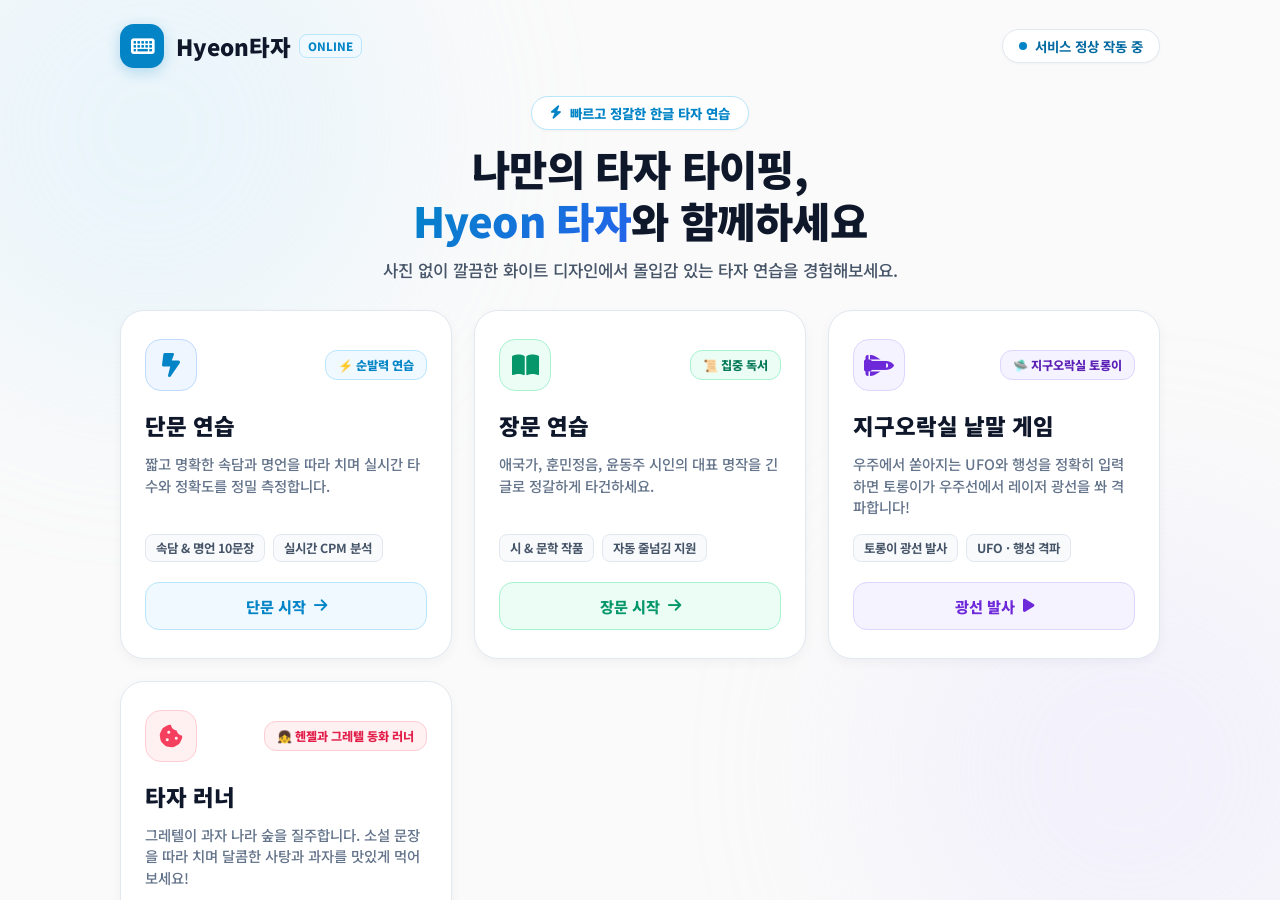
<file: index.html>
<!DOCTYPE html>
<html lang="ko">
<head>
  <meta charset="UTF-8">
  <meta name="viewport" content="width=device-width, initial-scale=1.0">
  <title>Hyeon 타자 연습 - 온라인 타자 연습 &amp; 아케이드 게임</title>
  <link rel="stylesheet" href="https://cdnjs.cloudflare.com/ajax/libs/font-awesome/6.4.0/css/all.min.css">
  <link rel="preconnect" href="https://fonts.googleapis.com">
  <link rel="preconnect" href="https://fonts.gstatic.com" crossorigin>
  <link href="https://fonts.googleapis.com/css2?family=Inter:wght@400;500;600;700;800;900&family=Noto+Sans+KR:wght@400;500;700;900&family=Outfit:wght@500;600;700;800&display=swap" rel="stylesheet">
  <link rel="stylesheet" href="styles.css?v=6">
</head>
<body>

  <!-- Top Banner Notice -->
  <header class="top-banner">
    <div class="banner-pill">
      <i class="fa-solid fa-sparkles"></i>
      <span>로그인 없이 100% 무료로 즐기는 심플 스마트 타자 연습</span>
    </div>
  </header>

  <!-- Clean Ultra-White Modern Landing Screen -->
  <div id="landing-screen" class="landing-screen">
    <!-- Soft Minimal Background Orbs -->
    <div class="glow-orb glow-soft-blue"></div>
    <div class="glow-orb glow-soft-purple"></div>

    <div class="landing-inner">
      <!-- Top Brand Header -->
      <header class="landing-header">
        <div class="brand-logo">
          <div class="logo-icon"><i class="fa-solid fa-keyboard"></i></div>
          <span class="logo-text">Hyeon타자<span class="logo-sub">ONLINE</span></span>
        </div>
        <div class="landing-header-right">
          <span class="online-status-pill"><span class="pulse-dot"></span> 서비스 정상 작동 중</span>
        </div>
      </header>

      <!-- Hero Title Section -->
      <section class="landing-hero">
        <div class="hero-badge"><i class="fa-solid fa-bolt"></i> 빠르고 정갈한 한글 타자 연습</div>
        <h1 class="landing-hero-title">나만의 타자 타이핑,<br><span class="highlight-text">Hyeon 타자</span>와 함께하세요</h1>
        <p class="landing-hero-subtitle">사진 없이 깔끔한 화이트 디자인에서 몰입감 있는 타자 연습을 경험해보세요.</p>
      </section>

      <!-- Mode Cards Grid (No Images, Pure Minimal Icon UI/UX) -->
      <div class="mode-cards-container">
        <!-- Short Practice Card -->
        <div class="mode-card card-blue magnetic-element" data-launch="short">
          <div class="card-top-bar">
            <div class="card-icon-avatar avatar-blue">
              <i class="fa-solid fa-bolt-lightning"></i>
            </div>
            <span class="card-chip chip-blue">⚡ 순발력 연습</span>
          </div>
          <div class="card-body">
            <h3 class="card-title">단문 연습</h3>
            <p class="card-desc">짧고 명확한 속담과 명언을 따라 치며 실시간 타수와 정확도를 정밀 측정합니다.</p>
            <div class="card-tags">
              <span class="tag-item">속담 &amp; 명언 10문장</span>
              <span class="tag-item">실시간 CPM 분석</span>
            </div>
            <div class="card-btn-wrap">
              <span class="card-action-btn btn-blue">단문 시작 <i class="fa-solid fa-arrow-right"></i></span>
            </div>
          </div>
        </div>

        <!-- Long Practice Card -->
        <div class="mode-card card-emerald magnetic-element" data-launch="long">
          <div class="card-top-bar">
            <div class="card-icon-avatar avatar-emerald">
              <i class="fa-solid fa-book-open"></i>
            </div>
            <span class="card-chip chip-emerald">📜 집중 독서</span>
          </div>
          <div class="card-body">
            <h3 class="card-title">장문 연습</h3>
            <p class="card-desc">애국가, 훈민정음, 윤동주 시인의 대표 명작을 긴 글로 정갈하게 타건하세요.</p>
            <div class="card-tags">
              <span class="tag-item">시 &amp; 문학 작품</span>
              <span class="tag-item">자동 줄넘김 지원</span>
            </div>
            <div class="card-btn-wrap">
              <span class="card-action-btn btn-emerald">장문 시작 <i class="fa-solid fa-arrow-right"></i></span>
            </div>
          </div>
        </div>

        <!-- Word Game Card (Earth Arcade Torongi Laser Game) -->
        <div class="mode-card card-indigo magnetic-element" data-launch="game">
          <div class="card-top-bar">
            <div class="card-icon-avatar avatar-indigo">
              <i class="fa-solid fa-shuttle-space"></i>
            </div>
            <span class="card-chip chip-indigo">🛸 지구오락실 토롱이</span>
          </div>
          <div class="card-body">
            <h3 class="card-title">지구오락실 낱말 게임</h3>
            <p class="card-desc">우주에서 쏟아지는 UFO와 행성을 정확히 입력하면 토롱이가 우주선에서 레이저 광선을 쏴 격파합니다!</p>
            <div class="card-tags">
              <span class="tag-item">토롱이 광선 발사</span>
              <span class="tag-item">UFO · 행성 격파</span>
            </div>
            <div class="card-btn-wrap">
              <span class="card-action-btn btn-indigo">광선 발사 <i class="fa-solid fa-play"></i></span>
            </div>
          </div>
        </div>

        <!-- Hansel & Gretel Fairy Tale Runner Card -->
        <div class="mode-card card-rose magnetic-element" data-launch="runner">
          <div class="card-top-bar">
            <div class="card-icon-avatar avatar-rose">
              <i class="fa-solid fa-cookie-bite"></i>
            </div>
            <span class="card-chip chip-rose">👧 헨젤과 그레텔 동화 러너</span>
          </div>
          <div class="card-body">
            <h3 class="card-title">타자 러너</h3>
            <p class="card-desc">그레텔이 과자 나라 숲을 질주합니다. 소설 문장을 따라 치며 달콤한 사탕과 과자를 맛있게 먹어보세요!</p>
            <div class="card-tags">
              <span class="tag-item">헨젤과 그레텔</span>
              <span class="tag-item">글자당 1점 · 문장 완성 체력 +20</span>
            </div>
            <div class="card-btn-wrap">
              <span class="card-action-btn btn-rose">동화 질주 시작 <i class="fa-solid fa-bolt"></i></span>
            </div>
          </div>
        </div>
      </div>

      <!-- Trust Feature Footer -->
      <footer class="landing-footer-features">
        <div class="feature-item"><i class="fa-solid fa-circle-check"></i> 2벌식 표준 한글 자판 매핑</div>
        <div class="feature-item"><i class="fa-solid fa-chart-line"></i> 실시간 CPM / 정확도 / 오타 통계</div>
        <div class="feature-item"><i class="fa-solid fa-volume-high"></i> 타격감 넘치는 키보드 사운드</div>
      </footer>
    </div>
  </div>

  <!-- App Wrapper -->
  <div class="app-container hidden" id="main-app">
    
    <!-- Sidebar -->
    <aside class="sidebar">
      <div class="sidebar-header">
        <button class="back-btn" id="btn-back">
          <i class="fa-solid fa-arrow-left"></i> 메인 화면으로 돌아가기
        </button>

        <div class="mode-badge" id="mode-badge">
          단문연습
        </div>

        <div class="mascot-box">
          <div class="mascot-avatar">
            <span class="mascot-ghost">⌨️</span>
          </div>
        </div>

        <!-- 진행중 통계 (Real-time Statistics) -->
        <section class="stats-panel">
          <h3 class="stats-title">진행중 통계</h3>
          
          <div class="stat-item">
            <div class="stat-label">
              <span>진행시간(초)</span>
            </div>
            <div class="stat-value" id="stat-time">00:00</div>
          </div>

          <div class="stat-item">
            <div class="stat-label">
              <span>타수(타/분)</span>
            </div>
            <div class="stat-value" id="stat-cpm">0</div>
          </div>

          <div class="stat-item">
            <div class="stat-label">
              <span>정확도(%)</span>
              <span class="stat-sublabel" id="stat-errors-sub">오타 0</span>
            </div>
            <div class="stat-value" id="stat-acc">0.00</div>
          </div>
        </section>
      </div>

      <footer class="sidebar-footer">
        출처: 애국가, 윤동주, 이육사, 세종대왕<br>
        Hyeon 타자 연습 Web App
      </footer>
    </aside>

    <!-- Main Stage Area -->
    <main class="main-content">
      
      <!-- Top Navigation Tabs -->
      <nav class="mode-nav">
        <div class="tab-group">
          <button class="tab-btn active" data-mode="short">
            <i class="fa-solid fa-font"></i> 단문 연습
          </button>
          <button class="tab-btn" data-mode="long">
            <i class="fa-solid fa-align-left"></i> 장문 연습
          </button>
          <button class="tab-btn" data-mode="game">
            <i class="fa-solid fa-gamepad"></i> 낱말 게임
          </button>
          <button class="tab-btn" data-mode="runner">
            <i class="fa-solid fa-person-running"></i> 타자 러너
          </button>
        </div>

        <div class="nav-controls">
          <select id="category-select" class="category-select" aria-label="연습 카테고리 선택">
            <!-- Populated via JS based on mode -->
          </select>

          <button id="btn-sound" class="sound-toggle-btn" title="음소거 설정" aria-label="음소거 설정">
            <i class="fa-solid fa-volume-high"></i>
          </button>
        </div>
      </nav>

      <!-- Stage: Short / Long Text Practice -->
      <div id="text-practice-stage" class="view-stage">
        
        <div class="typing-header-card" id="practice-title">
          <span>애국가 1절</span>
          <span class="sentence-progress" id="sentence-progress" role="status">1 / 10</span>
        </div>

        <div class="typing-board">
          <div class="lines-container" id="lines-container">
            <!-- Dynamic lines generated here -->
          </div>

          <input type="text" id="typing-input" class="user-input-box" placeholder="여기에 따라 입력하세요..." autocomplete="off" spellcheck="false" aria-label="타자 연습 입력창">
        </div>

        <!-- Virtual Keyboard -->
        <section class="keyboard-section">
          <div class="keyboard-container" id="virtual-keyboard" aria-hidden="true">
            <!-- Row 1 -->
            <div class="kb-row">
              <div class="key" data-key="`" data-code="Backquote"><span class="kr-char">~</span><span class="en-char">`</span></div>
              <div class="key" data-key="1" data-code="Digit1"><span class="kr-char">!</span><span class="en-char">1</span></div>
              <div class="key" data-key="2" data-code="Digit2"><span class="kr-char">@</span><span class="en-char">2</span></div>
              <div class="key" data-key="3" data-code="Digit3"><span class="kr-char">#</span><span class="en-char">3</span></div>
              <div class="key" data-key="4" data-code="Digit4"><span class="kr-char">$</span><span class="en-char">4</span></div>
              <div class="key" data-key="5" data-code="Digit5"><span class="kr-char">%</span><span class="en-char">5</span></div>
              <div class="key" data-key="6" data-code="Digit6"><span class="kr-char">^</span><span class="en-char">6</span></div>
              <div class="key" data-key="7" data-code="Digit7"><span class="kr-char">&amp;</span><span class="en-char">7</span></div>
              <div class="key" data-key="8" data-code="Digit8"><span class="kr-char">*</span><span class="en-char">8</span></div>
              <div class="key" data-key="9" data-code="Digit9"><span class="kr-char">(</span><span class="en-char">9</span></div>
              <div class="key" data-key="0" data-code="Digit0"><span class="kr-char">)</span><span class="en-char">0</span></div>
              <div class="key" data-key="-" data-code="Minus"><span class="kr-char">_</span><span class="en-char">-</span></div>
              <div class="key" data-key="=" data-code="Equal"><span class="kr-char">+</span><span class="en-char">=</span></div>
              <div class="key wide" data-key="Backspace" data-code="Backspace"><span class="kr-char">←</span><span class="en-char">Backspace</span></div>
            </div>

            <!-- Row 2 -->
            <div class="kb-row">
              <div class="key wide" data-key="Tab" data-code="Tab"><span class="kr-char">Tab</span></div>
              <div class="key" data-key="q" data-kr="ㅂ" data-code="KeyQ"><span class="kr-char">ㅂ</span><span class="en-char">Q</span></div>
              <div class="key" data-key="w" data-kr="ㅈ" data-code="KeyW"><span class="kr-char">ㅈ</span><span class="en-char">W</span></div>
              <div class="key" data-key="e" data-kr="ㄷ" data-code="KeyE"><span class="kr-char">ㄷ</span><span class="en-char">E</span></div>
              <div class="key" data-key="r" data-kr="ㄱ" data-code="KeyR"><span class="kr-char">ㄱ</span><span class="en-char">R</span></div>
              <div class="key" data-key="t" data-kr="ㅅ" data-code="KeyT"><span class="kr-char">ㅅ</span><span class="en-char">T</span></div>
              <div class="key" data-key="y" data-kr="ㅛ" data-code="KeyY"><span class="kr-char">ㅛ</span><span class="en-char">Y</span></div>
              <div class="key" data-key="u" data-kr="ㅕ" data-code="KeyU"><span class="kr-char">ㅕ</span><span class="en-char">U</span></div>
              <div class="key" data-key="i" data-kr="ㅑ" data-code="KeyI"><span class="kr-char">ㅑ</span><span class="en-char">I</span></div>
              <div class="key" data-key="o" data-kr="ㅐ" data-code="KeyO"><span class="kr-char">ㅐ</span><span class="en-char">O</span></div>
              <div class="key" data-key="p" data-kr="ㅔ" data-code="KeyP"><span class="kr-char">ㅔ</span><span class="en-char">P</span></div>
              <div class="key" data-key="[" data-code="BracketLeft"><span class="kr-char">{</span><span class="en-char">[</span></div>
              <div class="key" data-key="]" data-code="BracketRight"><span class="kr-char">}</span><span class="en-char">]</span></div>
            </div>

            <!-- Row 3 -->
            <div class="kb-row">
              <div class="key wide" data-key="CapsLock" data-code="CapsLock"><span class="kr-char">Caps</span></div>
              <div class="key" data-key="a" data-kr="ㅁ" data-code="KeyA"><span class="kr-char">ㅁ</span><span class="en-char">A</span></div>
              <div class="key" data-key="s" data-kr="ㄴ" data-code="KeyS"><span class="kr-char">ㄴ</span><span class="en-char">S</span></div>
              <div class="key" data-key="d" data-kr="ㅇ" data-code="KeyD"><span class="kr-char">ㅇ</span><span class="en-char">D</span></div>
              <div class="key" data-key="f" data-kr="ㄹ" data-code="KeyF"><span class="kr-char">ㄹ</span><span class="en-char">F</span></div>
              <div class="key" data-key="g" data-kr="ㅎ" data-code="KeyG"><span class="kr-char">ㅎ</span><span class="en-char">G</span></div>
              <div class="key" data-key="h" data-kr="ㅗ" data-code="KeyH"><span class="kr-char">ㅗ</span><span class="en-char">H</span></div>
              <div class="key" data-key="j" data-kr="ㅓ" data-code="KeyJ"><span class="kr-char">ㅓ</span><span class="en-char">J</span></div>
              <div class="key" data-key="k" data-kr="ㅏ" data-code="KeyK"><span class="kr-char">ㅏ</span><span class="en-char">K</span></div>
              <div class="key" data-key="l" data-kr="ㅣ" data-code="KeyL"><span class="kr-char">ㅣ</span><span class="en-char">L</span></div>
              <div class="key" data-key=";" data-code="Semicolon"><span class="kr-char">:</span><span class="en-char">;</span></div>
              <div class="key" data-key="'" data-code="Quote"><span class="kr-char">"</span><span class="en-char">'</span></div>
              <div class="key wide" data-key="Enter" data-code="Enter"><span class="kr-char">Enter</span></div>
            </div>

            <!-- Row 4 -->
            <div class="kb-row">
              <div class="key wide" data-key="Shift" data-code="ShiftLeft"><span class="kr-char">Shift</span></div>
              <div class="key" data-key="z" data-kr="ㅋ" data-code="KeyZ"><span class="kr-char">ㅋ</span><span class="en-char">Z</span></div>
              <div class="key" data-key="x" data-kr="ㅌ" data-code="KeyX"><span class="kr-char">ㅌ</span><span class="en-char">X</span></div>
              <div class="key" data-key="c" data-kr="ㅊ" data-code="KeyC"><span class="kr-char">ㅊ</span><span class="en-char">C</span></div>
              <div class="key" data-key="v" data-kr="ㅍ" data-code="KeyV"><span class="kr-char">ㅍ</span><span class="en-char">V</span></div>
              <div class="key" data-key="b" data-kr="ㅠ" data-code="KeyB"><span class="kr-char">ㅠ</span><span class="en-char">B</span></div>
              <div class="key" data-key="n" data-kr="ㅜ" data-code="KeyN"><span class="kr-char">ㅜ</span><span class="en-char">N</span></div>
              <div class="key" data-key="m" data-kr="ㅡ" data-code="KeyM"><span class="kr-char">ㅡ</span><span class="en-char">M</span></div>
              <div class="key" data-key="," data-code="Comma"><span class="kr-char">&lt;</span><span class="en-char">,</span></div>
              <div class="key" data-key="." data-code="Period"><span class="kr-char">&gt;</span><span class="en-char">.</span></div>
              <div class="key" data-key="/" data-code="Slash"><span class="kr-char">?</span><span class="en-char">/</span></div>
              <div class="key wide" data-key="Shift" data-code="ShiftRight"><span class="kr-char">Shift</span></div>
            </div>

            <!-- Row 5 -->
            <div class="kb-row">
              <div class="key space" data-key=" " data-code="Space"><span class="kr-char">Space</span></div>
            </div>
          </div>
        </section>
      </div>

      <!-- Stage: Word Game (Earth Arcade Torongi Laser Game) -->
      <div id="word-game-stage" class="view-stage hidden">
        <div class="word-game-stage">
          <div class="wg-bg"></div>
          <div class="game-hud">
            <div class="hud-item">
              <span>점수</span>
              <span class="hud-value" id="game-score">0</span>
            </div>
            <div class="hud-item">
              <span>레벨</span>
              <span class="hud-value" id="game-level">1</span>
            </div>
            <div class="lives-container" id="game-lives"></div>
          </div>

          <div class="falling-area" id="falling-area">
            <canvas class="wg-laser-canvas" id="word-laser-canvas"></canvas>
            <!-- Falling space objects with words spawned dynamically -->
          </div>

          <!-- Integrated Torongi Spaceship Input Console -->
          <div class="wg-cockpit-console" id="torongi-console">
            <div class="wg-pilot-torongi" id="torongi-pilot">
              <img class="wg-pilot-img" id="torongi-ship" src="assets/game/torongi-ship.png" alt="토롱이 조종사">
              <div class="wg-cannon-nozzle" id="torongi-cannon"></div>
            </div>
            <div class="wg-ship-hull">
              <div class="wg-hull-thrusters">
                <span class="thruster-dot"></span>
                <span class="thruster-dot"></span>
                <span class="thruster-dot"></span>
                <span class="thruster-dot"></span>
              </div>
              <input type="text" id="game-input" class="wg-ship-input" placeholder="우주선 · 행성의 낱말을 입력하면 토롱이가 광선 발사!" autocomplete="off" aria-label="낱말 게임 단어 입력창">
            </div>
          </div>
        </div>
      </div>

      <!-- Stage: Cookie Typing Runner (rebuilt, right-facing) -->
      <div id="runner-game-stage" class="view-stage hidden">
        <div class="cr-stage">
          <div class="cr-hud">
            <div class="cr-hp">
              <img class="cr-hp-icon" src="assets/runner/jelly-heart.png" alt="">
              <div class="cr-hp-track">
                <div class="cr-hp-fill" id="runner-hp-fill" style="width: 100%;"></div>
              </div>
              <span class="cr-hp-text" id="runner-hp-text">100</span>
            </div>
            <div class="cr-scores">
              <div class="cr-chip"><span>세계</span><strong id="runner-world-name">1. 숲속</strong></div>
              <div class="cr-chip"><span>점수</span><strong id="runner-score">0</strong></div>
              <div class="cr-chip"><span>초당 감소</span><strong id="runner-drain">-1</strong></div>
              <div class="cr-chip"><span>거리</span><strong id="runner-distance">0 m</strong></div>
              <div class="cr-chip cr-combo"><span>콤보</span><strong id="runner-combo">0x</strong></div>
            </div>
          </div>

          <div class="cr-world" id="runner-world">
            <div class="cr-bg" id="runner-bg"></div>
            <div class="cr-layer" id="runner-jelly-track"></div>
            <div class="cr-layer" id="runner-obstacle-track"></div>
            <div class="cr-hero-wrap" id="runner-char-wrap">
              <div class="gretel-speech-bubble hidden" id="runner-crash-effect">
                <span class="bubble-icon">💬</span> 넘어졌어요! 문장을 고치면 일어납니다
              </div>
              <img class="cr-hero" id="runner-char" src="assets/runner/gretel-run-1.png" alt="그레텔 러너">
              <div class="cr-float hidden" id="runner-dash-effect">문장 완성! 과자 싹쓸이</div>
            </div>
            <img class="cr-hp-jelly hidden" id="runner-hp-jelly" src="assets/runner/jelly-heart.png" alt="">
            <div class="cr-world-banner hidden" id="runner-world-banner">새로운 세계</div>
            <div class="cr-ground" id="runner-ground"></div>
          </div>

          <div class="cr-novel">
            <div class="cr-novel-head">
              <span class="cr-novel-title" id="runner-story-title">황순원 - 소나기</span>
              <span class="cr-novel-progress" id="runner-story-progress">1 / 8 문장</span>
            </div>
            <div class="cr-target" id="runner-story-target"></div>
          </div>

          <div class="cr-input-bar">
            <input type="text" id="runner-input" class="cr-input" placeholder="글자당 1점 · 체력은 초마다 감소 · 문장을 완벽히 치면 체력 +20" autocomplete="off" spellcheck="false" aria-label="타자 러너 입력창">
          </div>
        </div>
      </div>

    </main>
  </div>

  <!-- Result Modal -->
  <div id="result-modal" class="modal-backdrop hidden">
    <div class="modal-card">
      <h2 class="modal-title" id="modal-title">연습 완료! 🎉</h2>
      
      <div class="modal-results">
        <div class="result-row">
          <span>평균 타수</span>
          <span class="val" id="res-cpm">350 타/분</span>
        </div>
        <div class="result-row">
          <span>최고 타수</span>
          <span class="val" id="res-max-cpm">420 타/분</span>
        </div>
        <div class="result-row">
          <span>정확도</span>
          <span class="val" id="res-acc">98.50 %</span>
        </div>
        <div class="result-row">
          <span>소요 시간</span>
          <span class="val" id="res-time">01:45</span>
        </div>
      </div>

      <button id="btn-modal-confirm" class="primary-action-btn">다시 하기</button>
    </div>
  </div>

  <!-- Scripts -->
  <script src="js/texts.js"></script>
  <script src="js/sound.js"></script>
  <script src="js/app.js"></script>
</body>
</html>
</file>
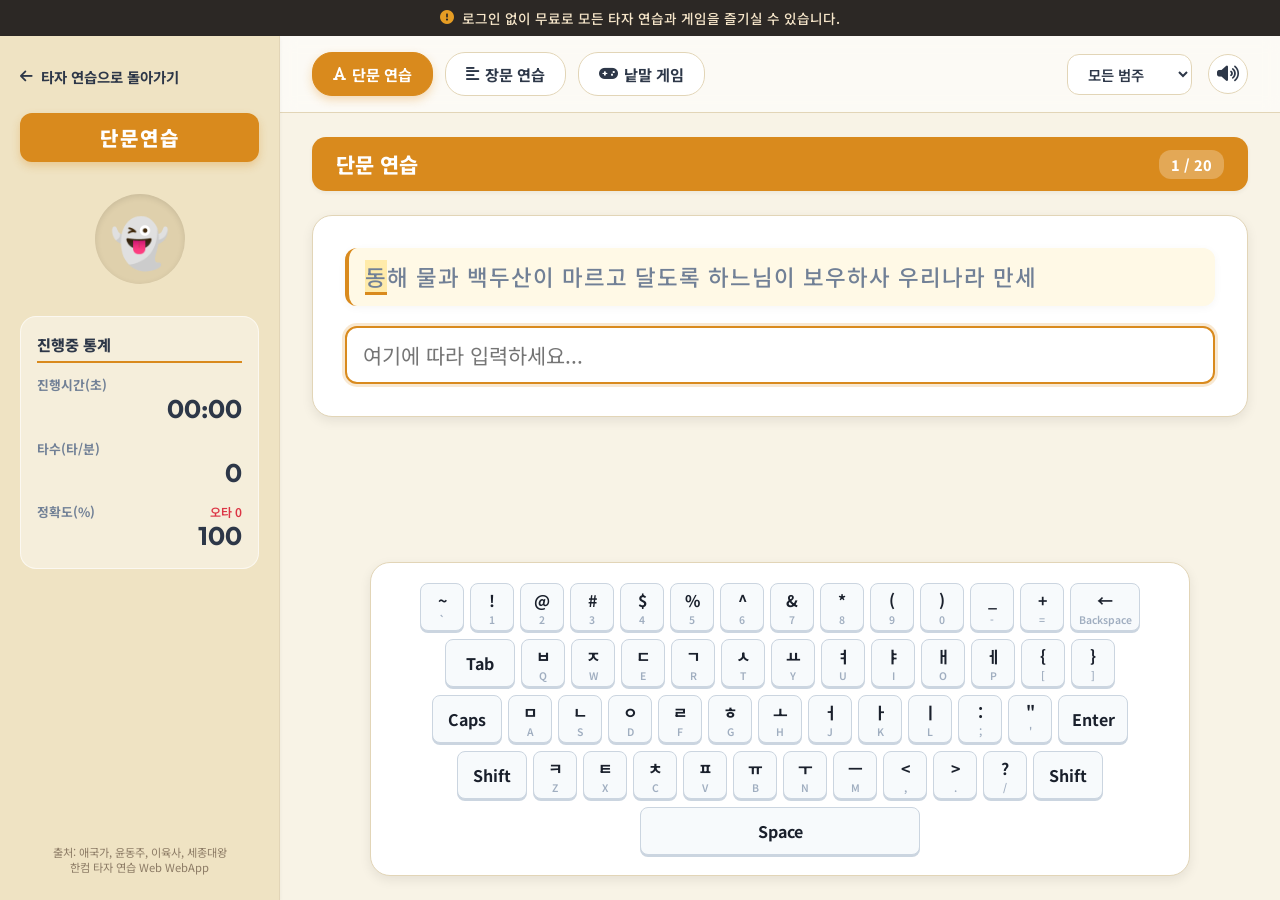
<file: type/index.html>
<!DOCTYPE html>
<html lang="ko">
<head>
  <meta charset="UTF-8">
  <meta name="viewport" content="width=device-width, initial-scale=1.0">
  <title>한컴 타자 연습 - 온라인 타자 게임</title>
  <link rel="stylesheet" href="https://cdnjs.cloudflare.com/ajax/libs/font-awesome/6.4.0/css/all.min.css">
  <link rel="stylesheet" href="styles.css">
</head>
<body>

  <!-- Top Banner -->
  <header class="top-banner">
    <i class="fa-solid fa-circle-exclamation"></i>
    <span>로그인 없이 무료로 모든 타자 연습과 게임을 즐기실 수 있습니다.</span>
  </header>

  <!-- App Wrapper -->
  <div class="app-container">
    
    <!-- Sidebar -->
    <aside class="sidebar">
      <div class="sidebar-header">
        <button class="back-btn" id="btn-back">
          <i class="fa-solid fa-arrow-left"></i> 타자 연습으로 돌아가기
        </button>

        <div class="mode-badge" id="mode-badge">
          단문연습
        </div>

        <div class="mascot-box">
          <div class="mascot-avatar">
            <span class="mascot-ghost">👻</span>
          </div>
        </div>

        <!-- 진행중 통계 (Real-time Statistics) -->
        <section class="stats-panel">
          <h3 class="stats-title">진행중 통계</h3>
          
          <div class="stat-item">
            <div class="stat-label">
              <span>진행시간(초)</span>
            </div>
            <div class="stat-value" id="stat-time">00:00</div>
          </div>

          <div class="stat-item">
            <div class="stat-label">
              <span>타수(타/분)</span>
            </div>
            <div class="stat-value" id="stat-cpm">0</div>
          </div>

          <div class="stat-item">
            <div class="stat-label">
              <span>정확도(%)</span>
              <span class="stat-sublabel" id="stat-errors-sub">오타 0</span>
            </div>
            <div class="stat-value" id="stat-acc">0.00</div>
          </div>
        </section>
      </div>

      <footer class="sidebar-footer">
        출처: 애국가, 윤동주, 이육사, 세종대왕<br>
        한컴 타자 연습 Web WebApp
      </footer>
    </aside>

    <!-- Main Stage Area -->
    <main class="main-content">
      
      <!-- Top Navigation Tabs -->
      <nav class="mode-nav">
        <div class="tab-group">
          <button class="tab-btn active" data-mode="short">
            <i class="fa-solid fa-font"></i> 단문 연습
          </button>
          <button class="tab-btn" data-mode="long">
            <i class="fa-solid fa-align-left"></i> 장문 연습
          </button>
          <button class="tab-btn" data-mode="game">
            <i class="fa-solid fa-gamepad"></i> 낱말 게임
          </button>
        </div>

        <div class="nav-controls">
          <select id="category-select" class="category-select">
            <!-- Populated via JS based on mode -->
          </select>

          <button id="btn-sound" class="sound-toggle-btn" title="음소거 설정">
            <i class="fa-solid fa-volume-high"></i>
          </button>
        </div>
      </nav>

      <!-- Stage: Short / Long Text Practice -->
      <div id="text-practice-stage" class="view-stage">
        
        <div class="typing-header-card" id="practice-title">
          <span>애국가 1절</span>
          <span class="sentence-progress" id="sentence-progress">1 / 10</span>
        </div>

        <div class="typing-board">
          <div class="lines-container" id="lines-container">
            <!-- Dynamic lines generated here -->
          </div>

          <input type="text" id="typing-input" class="user-input-box" placeholder="여기에 따라 입력하세요..." autocomplete="off" spellcheck="false">
        </div>

        <!-- Virtual Keyboard -->
        <section class="keyboard-section">
          <div class="keyboard-container" id="virtual-keyboard">
            <!-- Row 1 -->
            <div class="kb-row">
              <div class="key" data-key="`"><span class="kr-char">~</span><span class="en-char">`</span></div>
              <div class="key" data-key="1"><span class="kr-char">!</span><span class="en-char">1</span></div>
              <div class="key" data-key="2"><span class="kr-char">@</span><span class="en-char">2</span></div>
              <div class="key" data-key="3"><span class="kr-char">#</span><span class="en-char">3</span></div>
              <div class="key" data-key="4"><span class="kr-char">$</span><span class="en-char">4</span></div>
              <div class="key" data-key="5"><span class="kr-char">%</span><span class="en-char">5</span></div>
              <div class="key" data-key="6"><span class="kr-char">^</span><span class="en-char">6</span></div>
              <div class="key" data-key="7"><span class="kr-char">&</span><span class="en-char">7</span></div>
              <div class="key" data-key="8"><span class="kr-char">*</span><span class="en-char">8</span></div>
              <div class="key" data-key="9"><span class="kr-char">(</span><span class="en-char">9</span></div>
              <div class="key" data-key="0"><span class="kr-char">)</span><span class="en-char">0</span></div>
              <div class="key" data-key="-"><span class="kr-char">_</span><span class="en-char">-</span></div>
              <div class="key" data-key="="><span class="kr-char">+</span><span class="en-char">=</span></div>
              <div class="key wide" data-key="Backspace"><span class="kr-char">←</span><span class="en-char">Backspace</span></div>
            </div>

            <!-- Row 2 -->
            <div class="kb-row">
              <div class="key wide" data-key="Tab"><span class="kr-char">Tab</span></div>
              <div class="key" data-key="q" data-kr="ㅂ"><span class="kr-char">ㅂ</span><span class="en-char">Q</span></div>
              <div class="key" data-key="w" data-kr="ㅈ"><span class="kr-char">ㅈ</span><span class="en-char">W</span></div>
              <div class="key" data-key="e" data-kr="ㄷ"><span class="kr-char">ㄷ</span><span class="en-char">E</span></div>
              <div class="key" data-key="r" data-kr="ㄱ"><span class="kr-char">ㄱ</span><span class="en-char">R</span></div>
              <div class="key" data-key="t" data-kr="ㅅ"><span class="kr-char">ㅅ</span><span class="en-char">T</span></div>
              <div class="key" data-key="y" data-kr="ㅛ"><span class="kr-char">ㅛ</span><span class="en-char">Y</span></div>
              <div class="key" data-key="u" data-kr="ㅕ"><span class="kr-char">ㅕ</span><span class="en-char">U</span></div>
              <div class="key" data-key="i" data-kr="ㅑ"><span class="kr-char">ㅑ</span><span class="en-char">I</span></div>
              <div class="key" data-key="o" data-kr="ㅐ"><span class="kr-char">ㅐ</span><span class="en-char">O</span></div>
              <div class="key" data-key="p" data-kr="ㅔ"><span class="kr-char">ㅔ</span><span class="en-char">P</span></div>
              <div class="key" data-key="["><span class="kr-char">{</span><span class="en-char">[</span></div>
              <div class="key" data-key="]"><span class="kr-char">}</span><span class="en-char">]</span></div>
            </div>

            <!-- Row 3 -->
            <div class="kb-row">
              <div class="key wide" data-key="CapsLock"><span class="kr-char">Caps</span></div>
              <div class="key" data-key="a" data-kr="ㅁ"><span class="kr-char">ㅁ</span><span class="en-char">A</span></div>
              <div class="key" data-key="s" data-kr="ㄴ"><span class="kr-char">ㄴ</span><span class="en-char">S</span></div>
              <div class="key" data-key="d" data-kr="ㅇ"><span class="kr-char">ㅇ</span><span class="en-char">D</span></div>
              <div class="key" data-key="f" data-kr="ㄹ"><span class="kr-char">ㄹ</span><span class="en-char">F</span></div>
              <div class="key" data-key="g" data-kr="ㅎ"><span class="kr-char">ㅎ</span><span class="en-char">G</span></div>
              <div class="key" data-key="h" data-kr="ㅗ"><span class="kr-char">ㅗ</span><span class="en-char">H</span></div>
              <div class="key" data-key="j" data-kr="ㅓ"><span class="kr-char">ㅓ</span><span class="en-char">J</span></div>
              <div class="key" data-key="k" data-kr="ㅏ"><span class="kr-char">ㅏ</span><span class="en-char">K</span></div>
              <div class="key" data-key="l" data-kr="ㅣ"><span class="kr-char">ㅣ</span><span class="en-char">L</span></div>
              <div class="key" data-key=";"><span class="kr-char">:</span><span class="en-char">;</span></div>
              <div class="key" data-key="'"><span class="kr-char">"</span><span class="en-char">'</span></div>
              <div class="key wide" data-key="Enter"><span class="kr-char">Enter</span></div>
            </div>

            <!-- Row 4 -->
            <div class="kb-row">
              <div class="key wide" data-key="Shift"><span class="kr-char">Shift</span></div>
              <div class="key" data-key="z" data-kr="ㅋ"><span class="kr-char">ㅋ</span><span class="en-char">Z</span></div>
              <div class="key" data-key="x" data-kr="ㅌ"><span class="kr-char">ㅌ</span><span class="en-char">X</span></div>
              <div class="key" data-key="c" data-kr="ㅊ"><span class="kr-char">ㅊ</span><span class="en-char">C</span></div>
              <div class="key" data-key="v" data-kr="ㅍ"><span class="kr-char">ㅍ</span><span class="en-char">V</span></div>
              <div class="key" data-key="b" data-kr="ㅠ"><span class="kr-char">ㅠ</span><span class="en-char">B</span></div>
              <div class="key" data-key="n" data-kr="ㅜ"><span class="kr-char">ㅜ</span><span class="en-char">N</span></div>
              <div class="key" data-key="m" data-kr="ㅡ"><span class="kr-char">ㅡ</span><span class="en-char">M</span></div>
              <div class="key" data-key=","><span class="kr-char">&lt;</span><span class="en-char">,</span></div>
              <div class="key" data-key="."><span class="kr-char">&gt;</span><span class="en-char">.</span></div>
              <div class="key" data-key="/"><span class="kr-char">?</span><span class="en-char">/</span></div>
              <div class="key wide" data-key="Shift"><span class="kr-char">Shift</span></div>
            </div>

            <!-- Row 5 -->
            <div class="kb-row">
              <div class="key space" data-key=" "><span class="kr-char">Space</span></div>
            </div>
          </div>
        </section>
      </div>

      <!-- Stage: Word Game (Falling Words Arcade) -->
      <div id="word-game-stage" class="view-stage hidden">
        <div class="word-game-stage">
          <div class="game-hud">
            <div class="hud-item">
              <span>점수:</span>
              <span class="hud-value" id="game-score">0</span>
            </div>
            <div class="hud-item">
              <span>레벨:</span>
              <span class="hud-value" id="game-level">1</span>
            </div>
            <div class="lives-container" id="game-lives">
              <i class="fa-solid fa-heart"></i>
              <i class="fa-solid fa-heart"></i>
              <i class="fa-solid fa-heart"></i>
              <i class="fa-solid fa-heart"></i>
              <i class="fa-solid fa-heart"></i>
            </div>
          </div>

          <div class="falling-area" id="falling-area">
            <!-- Falling words spawned dynamically -->
          </div>

          <div class="game-input-container">
            <input type="text" id="game-input" class="game-input-box" placeholder="떨어지는 단어를 입력하고 Enter!" autocomplete="off">
          </div>
        </div>
      </div>

    </main>
  </div>

  <!-- Result Modal -->
  <div id="result-modal" class="modal-backdrop hidden">
    <div class="modal-card">
      <h2 class="modal-title" id="modal-title">연습 완료! 🎉</h2>
      
      <div class="modal-results">
        <div class="result-row">
          <span>평균 타수</span>
          <span class="val" id="res-cpm">350 타/분</span>
        </div>
        <div class="result-row">
          <span>최고 타수</span>
          <span class="val" id="res-max-cpm">420 타/분</span>
        </div>
        <div class="result-row">
          <span>정확도</span>
          <span class="val" id="res-acc">98.50 %</span>
        </div>
        <div class="result-row">
          <span>소요 시간</span>
          <span class="val" id="res-time">01:45</span>
        </div>
      </div>

      <button id="btn-modal-confirm" class="primary-action-btn">다시 하기</button>
    </div>
  </div>

  <!-- Scripts -->
  <script src="js/texts.js"></script>
  <script src="js/sound.js"></script>
  <script src="js/app.js"></script>
</body>
</html>
</file>
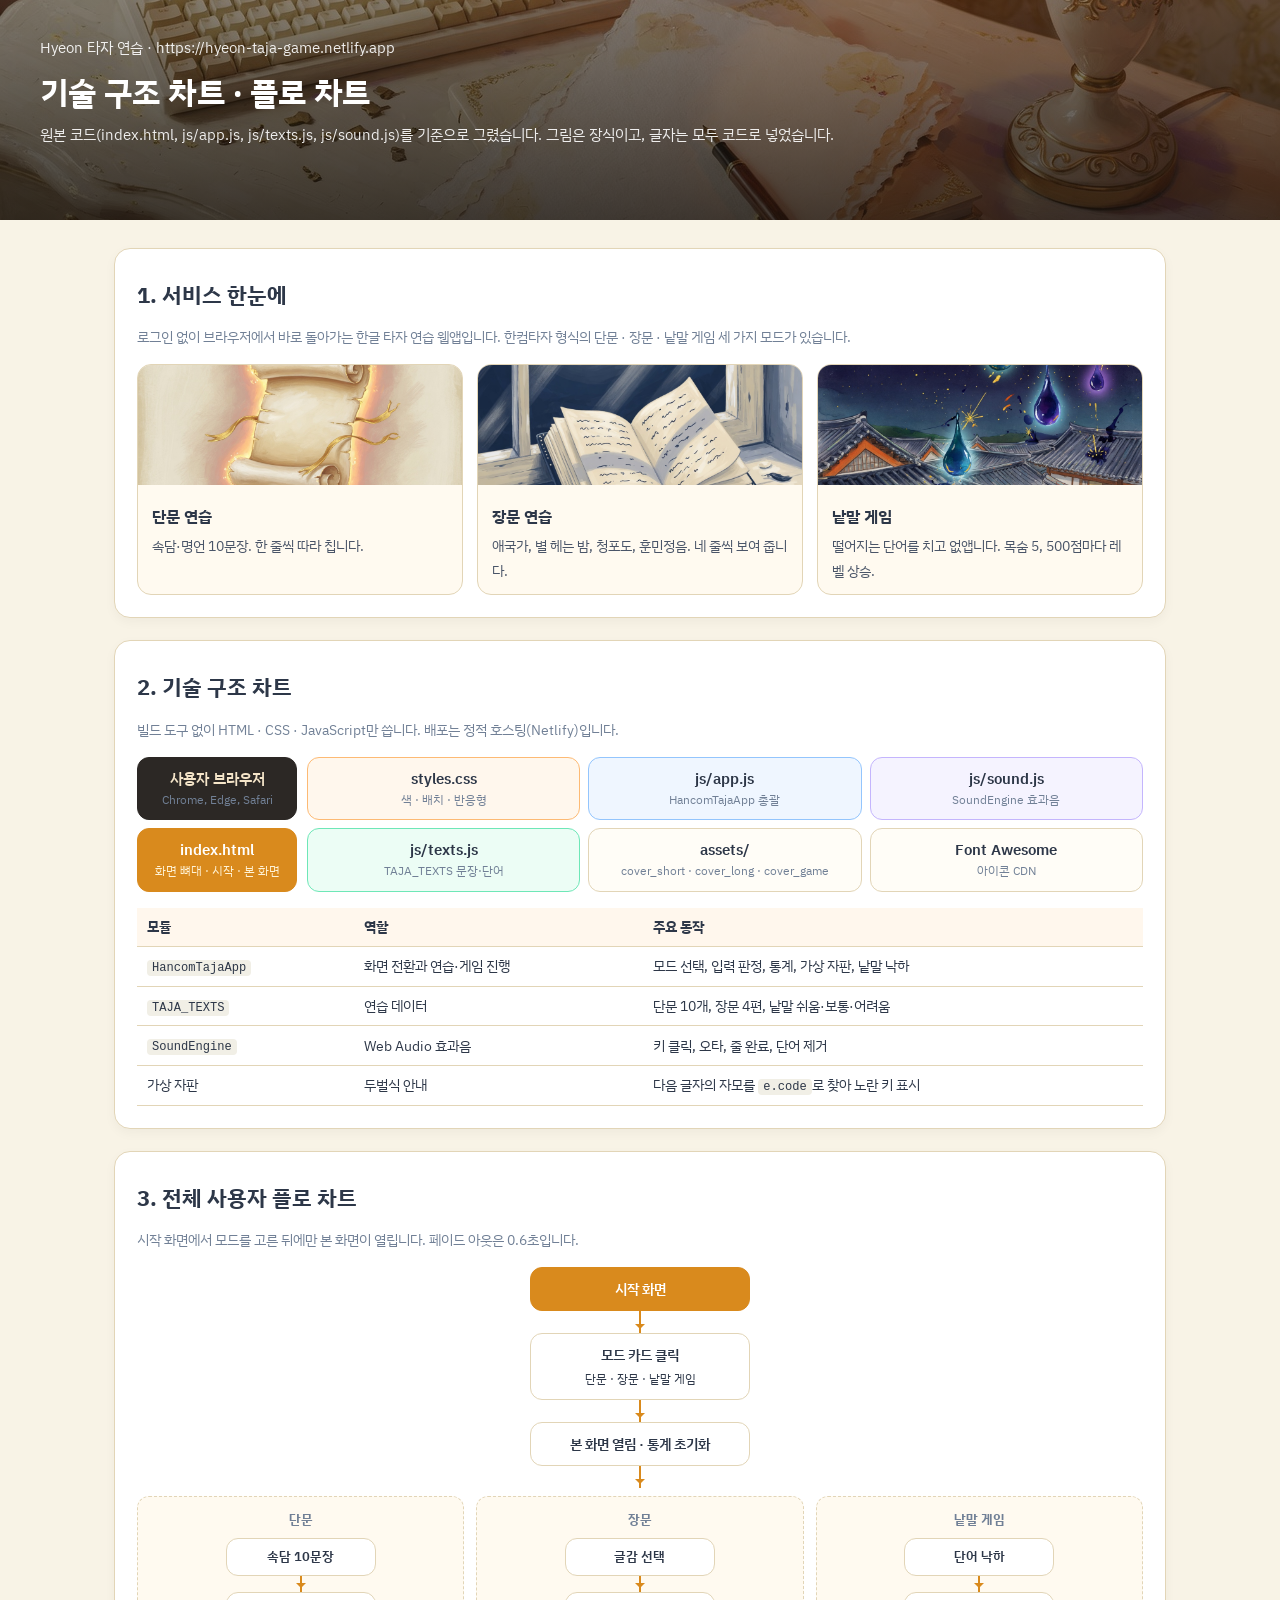
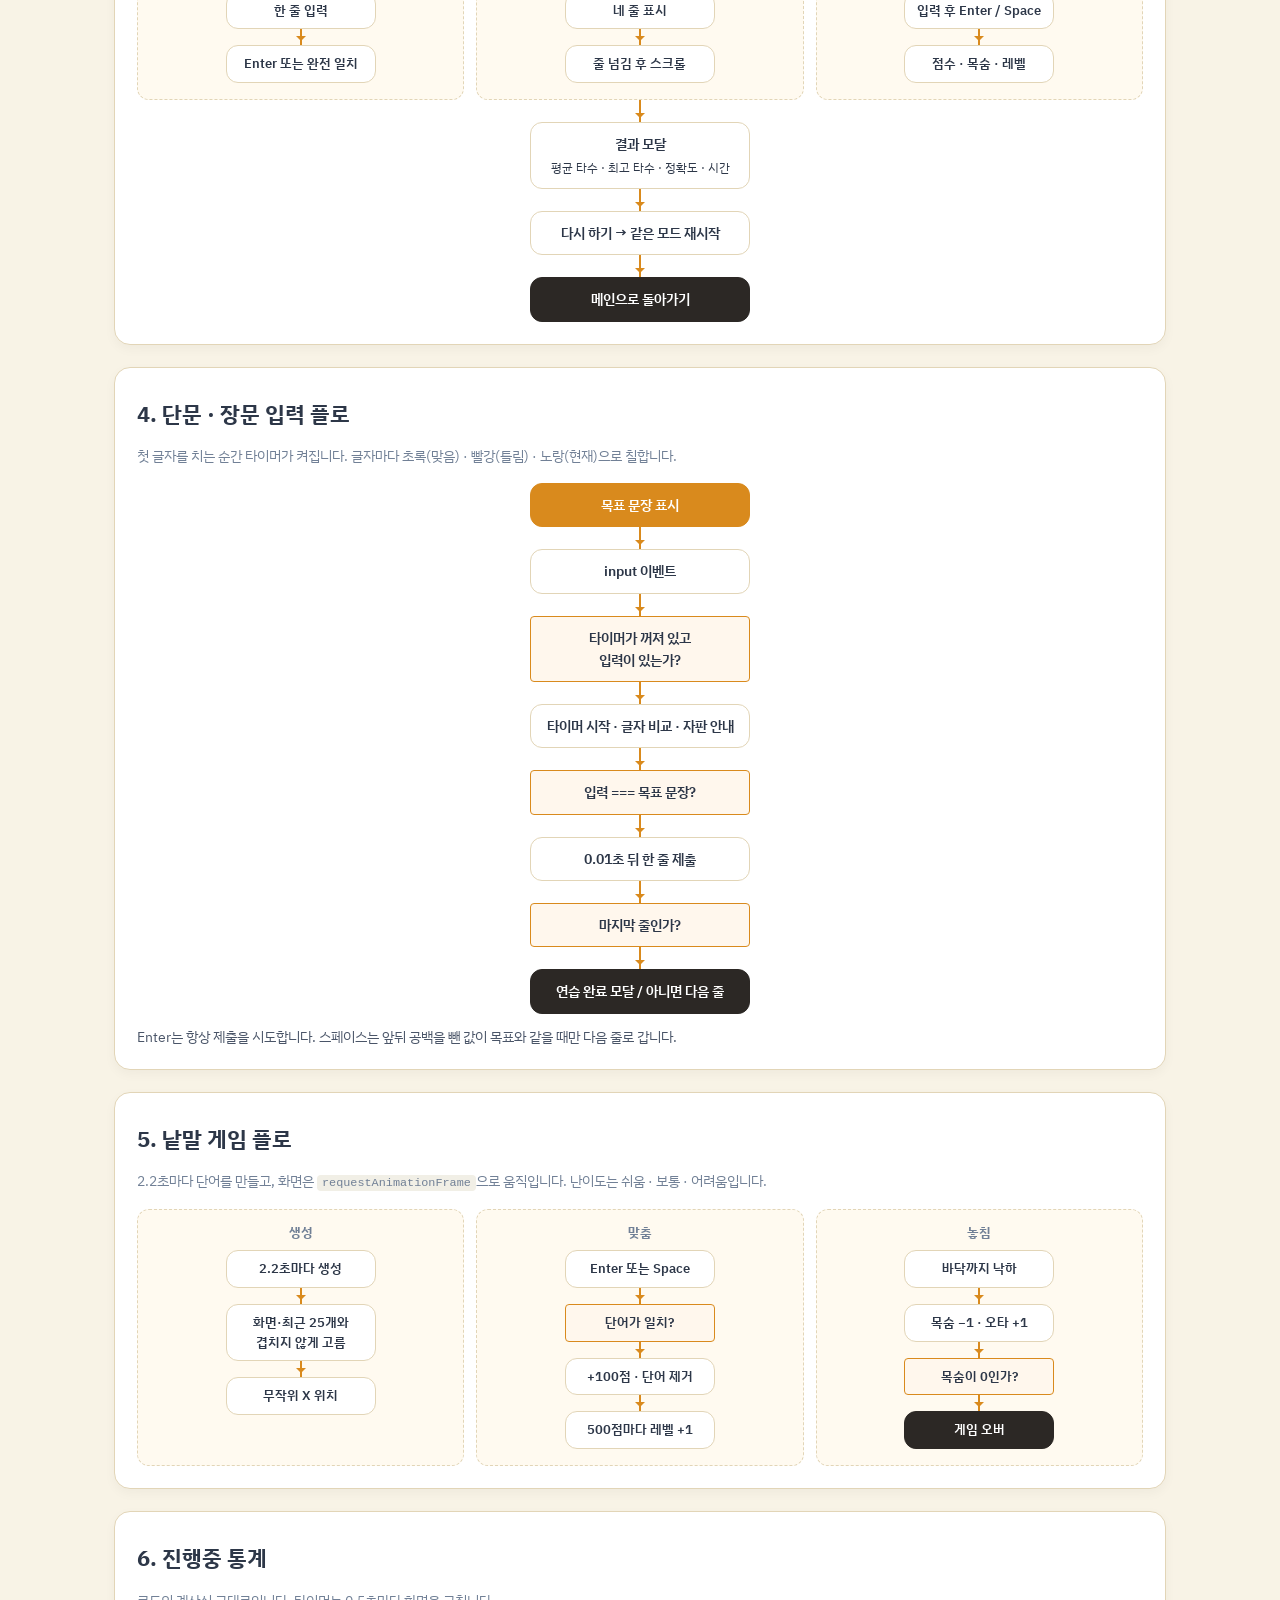
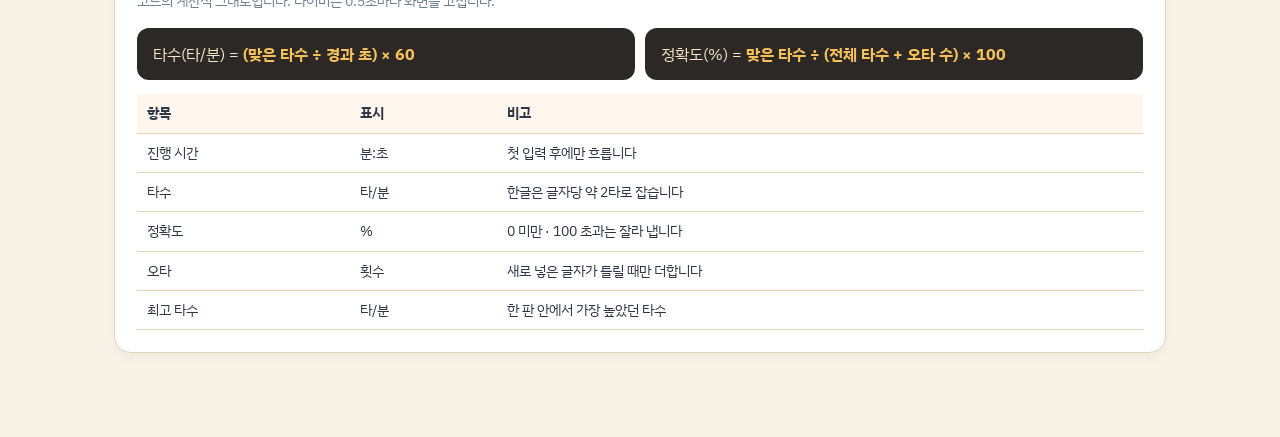
<file: docs/charts/index.html>
<!DOCTYPE html>
<html lang="ko">
<head>
  <meta charset="UTF-8">
  <meta name="viewport" content="width=device-width, initial-scale=1.0">
  <title>Hyeon 타자 — 기술 구조 · 플로 차트</title>
  <link rel="preconnect" href="https://fonts.googleapis.com">
  <link rel="preconnect" href="https://fonts.gstatic.com" crossorigin>
  <link href="https://fonts.googleapis.com/css2?family=IBM+Plex+Sans+KR:wght@400;500;600;700&display=swap" rel="stylesheet">
  <style>
    :root {
      --paper: #f8f3e6;
      --ink: #2d3748;
      --gold: #d98a1d;
      --gold-s: #fbecc7;
      --blue: #2563eb;
      --purple: #7c3aed;
      --ok: #28a745;
      --bad: #dc3545;
      --line: #e2d5b7;
    }
    * { box-sizing: border-box; margin: 0; padding: 0; }
    body {
      font-family: "IBM Plex Sans KR", "Malgun Gothic", sans-serif;
      background: var(--paper);
      color: var(--ink);
      line-height: 1.55;
    }
    .hero {
      position: relative;
      min-height: 220px;
      background: url("assets/banner.jpg") center/cover;
      color: #fff;
    }
    .hero::after {
      content: "";
      position: absolute; inset: 0;
      background: linear-gradient(180deg, rgba(20,16,12,.45), rgba(20,16,12,.78));
    }
    .hero-inner { position: relative; z-index: 1; padding: 36px 40px 28px; }
    .hero-inner p { opacity: .9; font-size: .95rem; }
    .hero-inner h1 { font-size: 2rem; font-weight: 700; margin: 8px 0 6px; letter-spacing: -.02em; }
    .wrap { max-width: 1100px; margin: 0 auto; padding: 28px 24px 64px; }
    h2 { font-size: 1.35rem; margin: 8px 0 14px; }
    h3 { font-size: 1.05rem; margin-bottom: 10px; }
    .note { color: #718096; font-size: .88rem; margin-bottom: 16px; }
    .card {
      background: #fff;
      border: 1px solid var(--line);
      border-radius: 16px;
      padding: 22px;
      margin-bottom: 22px;
      box-shadow: 0 4px 12px rgba(0,0,0,.04);
    }
    .modes {
      display: grid;
      grid-template-columns: repeat(3, 1fr);
      gap: 14px;
      margin-top: 12px;
    }
    .mode {
      background: #fffaf0;
      border: 1px solid var(--line);
      border-radius: 14px;
      overflow: hidden;
    }
    .mode img { width: 100%; height: 120px; object-fit: cover; }
    .mode div { padding: 12px 14px; }
    .mode strong { display: block; margin-bottom: 4px; }
    .mode span { font-size: .86rem; color: #4a5568; }

    .arch {
      display: grid;
      grid-template-columns: 160px 1fr;
      gap: 10px;
      align-items: stretch;
    }
    .arch-col { display: flex; flex-direction: column; gap: 8px; }
    .box {
      border-radius: 12px;
      padding: 10px 12px;
      border: 1.5px solid var(--line);
      background: #fffdf7;
      text-align: center;
      font-weight: 600;
      font-size: .92rem;
    }
    .box small { display: block; font-weight: 400; color: #718096; font-size: .75rem; }
    .box.gold { background: var(--gold); color: #fff; border-color: var(--gold); }
    .box.gold small { color: #fff3d6; }
    .box.ink { background: #2c2825; color: #f5e5c9; border-color: #2c2825; }
    .box.blue { background: #eff6ff; border-color: #93c5fd; }
    .box.orange { background: #fff7ed; border-color: #fdba74; }
    .box.purple { background: #f5f3ff; border-color: #c4b5fd; }
    .box.green { background: #ecfdf5; border-color: #6ee7b7; }
    .mods { display: grid; grid-template-columns: repeat(3, 1fr); gap: 8px; }

    .flow {
      display: flex;
      flex-direction: column;
      align-items: center;
      gap: 0;
    }
    .node {
      min-width: 220px;
      max-width: 340px;
      text-align: center;
      padding: 10px 14px;
      border-radius: 12px;
      border: 1.5px solid var(--line);
      background: #fff;
      font-weight: 600;
      font-size: .9rem;
    }
    .node.start { background: var(--gold); color: #fff; border-color: var(--gold); }
    .node.end { background: #2c2825; color: #fff; border-color: #2c2825; }
    .node.dec {
      transform: none;
      background: #fff7ed;
      border-color: var(--gold);
      border-radius: 4px;
    }
    .arrow {
      width: 2px; height: 22px;
      background: var(--gold);
      position: relative;
    }
    .arrow::after {
      content: "";
      position: absolute; left: -4px; bottom: -1px;
      border: 5px solid transparent;
      border-top-color: var(--gold);
    }
    .split {
      display: grid;
      grid-template-columns: 1fr 1fr 1fr;
      gap: 12px;
      width: 100%;
      margin-top: 8px;
    }
    .lane {
      background: #fffaf0;
      border: 1px dashed var(--line);
      border-radius: 12px;
      padding: 12px 8px 16px;
      display: flex;
      flex-direction: column;
      align-items: center;
      gap: 0;
    }
    .lane-title { font-size: .82rem; color: #718096; margin-bottom: 8px; font-weight: 700; }
    .join-note { margin-top: 12px; font-size: .85rem; color: #4a5568; }

    .mini { display: flex; flex-direction: column; align-items: center; }
    .mini .node { min-width: 150px; max-width: 180px; font-size: .8rem; padding: 8px 10px; }
    .mini .arrow { height: 16px; }

    table { width: 100%; border-collapse: collapse; font-size: .9rem; }
    th, td { border-bottom: 1px solid var(--line); padding: 8px 10px; text-align: left; }
    th { background: #fff7ed; font-weight: 700; }
    code { font-family: ui-monospace, Consolas, monospace; font-size: .84em; background: #f1efe6; padding: 1px 5px; border-radius: 4px; }

    .formulas { display: grid; grid-template-columns: 1fr 1fr; gap: 10px; }
    .formula {
      background: #2c2825;
      color: #f5e5c9;
      border-radius: 12px;
      padding: 14px 16px;
    }
    .formula b { color: #f6c15b; }

    @media (max-width: 800px) {
      .modes, .split, .formulas, .mods, .arch { grid-template-columns: 1fr; }
    }
  </style>
</head>
<body>
  <header class="hero">
    <div class="hero-inner">
      <p>Hyeon 타자 연습 · https://hyeon-taja-game.netlify.app</p>
      <h1>기술 구조 차트 · 플로 차트</h1>
      <p>원본 코드(index.html, js/app.js, js/texts.js, js/sound.js)를 기준으로 그렸습니다. 그림은 장식이고, 글자는 모두 코드로 넣었습니다.</p>
    </div>
  </header>

  <main class="wrap">
    <section class="card" id="chart-overview">
      <h2>1. 서비스 한눈에</h2>
      <p class="note">로그인 없이 브라우저에서 바로 돌아가는 한글 타자 연습 웹앱입니다. 한컴타자 형식의 단문 · 장문 · 낱말 게임 세 가지 모드가 있습니다.</p>
      <div class="modes">
        <article class="mode">
          <img src="assets/icon-short.jpg" alt="">
          <div>
            <strong>단문 연습</strong>
            <span>속담·명언 10문장. 한 줄씩 따라 칩니다.</span>
          </div>
        </article>
        <article class="mode">
          <img src="assets/icon-long.jpg" alt="">
          <div>
            <strong>장문 연습</strong>
            <span>애국가, 별 헤는 밤, 청포도, 훈민정음. 네 줄씩 보여 줍니다.</span>
          </div>
        </article>
        <article class="mode">
          <img src="assets/icon-game.jpg" alt="">
          <div>
            <strong>낱말 게임</strong>
            <span>떨어지는 단어를 치고 없앱니다. 목숨 5, 500점마다 레벨 상승.</span>
          </div>
        </article>
      </div>
    </section>

    <section class="card" id="chart-arch">
      <h2>2. 기술 구조 차트</h2>
      <p class="note">빌드 도구 없이 HTML · CSS · JavaScript만 씁니다. 배포는 정적 호스팅(Netlify)입니다.</p>
      <div class="arch">
        <div class="arch-col">
          <div class="box ink">사용자 브라우저<small>Chrome, Edge, Safari</small></div>
          <div class="box gold">index.html<small>화면 뼈대 · 시작 · 본 화면</small></div>
        </div>
        <div class="arch-col">
          <div class="mods">
            <div class="box orange">styles.css<small>색 · 배치 · 반응형</small></div>
            <div class="box blue">js/app.js<small>HancomTajaApp 총괄</small></div>
            <div class="box purple">js/sound.js<small>SoundEngine 효과음</small></div>
          </div>
          <div class="mods">
            <div class="box green">js/texts.js<small>TAJA_TEXTS 문장·단어</small></div>
            <div class="box">assets/<small>cover_short · cover_long · cover_game</small></div>
            <div class="box">Font Awesome<small>아이콘 CDN</small></div>
          </div>
        </div>
      </div>
      <table style="margin-top:16px">
        <thead>
          <tr><th>모듈</th><th>역할</th><th>주요 동작</th></tr>
        </thead>
        <tbody>
          <tr><td><code>HancomTajaApp</code></td><td>화면 전환과 연습·게임 진행</td><td>모드 선택, 입력 판정, 통계, 가상 자판, 낱말 낙하</td></tr>
          <tr><td><code>TAJA_TEXTS</code></td><td>연습 데이터</td><td>단문 10개, 장문 4편, 낱말 쉬움·보통·어려움</td></tr>
          <tr><td><code>SoundEngine</code></td><td>Web Audio 효과음</td><td>키 클릭, 오타, 줄 완료, 단어 제거</td></tr>
          <tr><td>가상 자판</td><td>두벌식 안내</td><td>다음 글자의 자모를 <code>e.code</code>로 찾아 노란 키 표시</td></tr>
        </tbody>
      </table>
    </section>

    <section class="card" id="chart-user-flow">
      <h2>3. 전체 사용자 플로 차트</h2>
      <p class="note">시작 화면에서 모드를 고른 뒤에만 본 화면이 열립니다. 페이드 아웃은 0.6초입니다.</p>
      <div class="flow">
        <div class="node start">시작 화면</div>
        <div class="arrow"></div>
        <div class="node">모드 카드 클릭<br><small style="font-weight:400">단문 · 장문 · 낱말 게임</small></div>
        <div class="arrow"></div>
        <div class="node">본 화면 열림 · 통계 초기화</div>
        <div class="arrow"></div>
        <div class="split">
          <div class="lane">
            <div class="lane-title">단문</div>
            <div class="mini">
              <div class="node">속담 10문장</div>
              <div class="arrow"></div>
              <div class="node">한 줄 입력</div>
              <div class="arrow"></div>
              <div class="node">Enter 또는 완전 일치</div>
            </div>
          </div>
          <div class="lane">
            <div class="lane-title">장문</div>
            <div class="mini">
              <div class="node">글감 선택</div>
              <div class="arrow"></div>
              <div class="node">네 줄 표시</div>
              <div class="arrow"></div>
              <div class="node">줄 넘김 후 스크롤</div>
            </div>
          </div>
          <div class="lane">
            <div class="lane-title">낱말 게임</div>
            <div class="mini">
              <div class="node">단어 낙하</div>
              <div class="arrow"></div>
              <div class="node">입력 후 Enter / Space</div>
              <div class="arrow"></div>
              <div class="node">점수 · 목숨 · 레벨</div>
            </div>
          </div>
        </div>
        <div class="arrow"></div>
        <div class="node">결과 모달<br><small style="font-weight:400">평균 타수 · 최고 타수 · 정확도 · 시간</small></div>
        <div class="arrow"></div>
        <div class="node">다시 하기 → 같은 모드 재시작</div>
        <div class="arrow"></div>
        <div class="node end">메인으로 돌아가기</div>
      </div>
    </section>

    <section class="card" id="chart-type-flow">
      <h2>4. 단문 · 장문 입력 플로</h2>
      <p class="note">첫 글자를 치는 순간 타이머가 켜집니다. 글자마다 초록(맞음) · 빨강(틀림) · 노랑(현재)으로 칠합니다.</p>
      <div class="flow">
        <div class="node start">목표 문장 표시</div>
        <div class="arrow"></div>
        <div class="node">input 이벤트</div>
        <div class="arrow"></div>
        <div class="node dec">타이머가 꺼져 있고<br>입력이 있는가?</div>
        <div class="arrow"></div>
        <div class="node">타이머 시작 · 글자 비교 · 자판 안내</div>
        <div class="arrow"></div>
        <div class="node dec">입력 === 목표 문장?</div>
        <div class="arrow"></div>
        <div class="node">0.01초 뒤 한 줄 제출</div>
        <div class="arrow"></div>
        <div class="node dec">마지막 줄인가?</div>
        <div class="arrow"></div>
        <div class="node end">연습 완료 모달 / 아니면 다음 줄</div>
      </div>
      <p class="join-note">Enter는 항상 제출을 시도합니다. 스페이스는 앞뒤 공백을 뺀 값이 목표와 같을 때만 다음 줄로 갑니다.</p>
    </section>

    <section class="card" id="chart-game-flow">
      <h2>5. 낱말 게임 플로</h2>
      <p class="note">2.2초마다 단어를 만들고, 화면은 <code>requestAnimationFrame</code>으로 움직입니다. 난이도는 쉬움 · 보통 · 어려움입니다.</p>
      <div class="split">
        <div class="lane">
          <div class="lane-title">생성</div>
          <div class="mini">
            <div class="node">2.2초마다 생성</div>
            <div class="arrow"></div>
            <div class="node">화면·최근 25개와<br>겹치지 않게 고름</div>
            <div class="arrow"></div>
            <div class="node">무작위 X 위치</div>
          </div>
        </div>
        <div class="lane">
          <div class="lane-title">맞춤</div>
          <div class="mini">
            <div class="node">Enter 또는 Space</div>
            <div class="arrow"></div>
            <div class="node dec">단어가 일치?</div>
            <div class="arrow"></div>
            <div class="node">+100점 · 단어 제거</div>
            <div class="arrow"></div>
            <div class="node">500점마다 레벨 +1</div>
          </div>
        </div>
        <div class="lane">
          <div class="lane-title">놓침</div>
          <div class="mini">
            <div class="node">바닥까지 낙하</div>
            <div class="arrow"></div>
            <div class="node">목숨 −1 · 오타 +1</div>
            <div class="arrow"></div>
            <div class="node dec">목숨이 0인가?</div>
            <div class="arrow"></div>
            <div class="node end">게임 오버</div>
          </div>
        </div>
      </div>
    </section>

    <section class="card" id="chart-stats">
      <h2>6. 진행중 통계</h2>
      <p class="note">코드의 계산식 그대로입니다. 타이머는 0.5초마다 화면을 고칩니다.</p>
      <div class="formulas">
        <div class="formula">타수(타/분) = <b>(맞은 타수 ÷ 경과 초) × 60</b></div>
        <div class="formula">정확도(%) = <b>맞은 타수 ÷ (전체 타수 + 오타 수) × 100</b></div>
      </div>
      <table style="margin-top:14px">
        <thead><tr><th>항목</th><th>표시</th><th>비고</th></tr></thead>
        <tbody>
          <tr><td>진행 시간</td><td>분:초</td><td>첫 입력 후에만 흐릅니다</td></tr>
          <tr><td>타수</td><td>타/분</td><td>한글은 글자당 약 2타로 잡습니다</td></tr>
          <tr><td>정확도</td><td>%</td><td>0 미만 · 100 초과는 잘라 냅니다</td></tr>
          <tr><td>오타</td><td>횟수</td><td>새로 넣은 글자가 틀릴 때만 더합니다</td></tr>
          <tr><td>최고 타수</td><td>타/분</td><td>한 판 안에서 가장 높았던 타수</td></tr>
        </tbody>
      </table>
    </section>
  </main>
</body>
</html>
</file>
<file: styles.css>
/* Hyeon Taja Typing Practice - Ultra-Clean Modern White Design System */
@import url('https://fonts.googleapis.com/css2?family=Inter:wght@400;500;600;700;800;900&family=Noto+Sans+KR:wght@400;500;700;900&family=Outfit:wght@500;600;700;800&display=swap');

:root {
  --bg-color: #F8FAFC;
  --sidebar-bg: #FFFFFF;
  --card-bg: #FFFFFF;
  --primary-sky: #0284C7;
  --primary-sky-hover: #0369A1;
  --primary-sky-light: #F0F9FF;
  --accent-blue: #2563EB;
  --text-primary: #0F172A;
  --text-muted: #64748B;
  --border-color: #E2E8F0;
  --border-subtle: #F1F5F9;
  --correct-green: #16A34A;
  --error-red: #DC2626;
  --error-bg: #FEE2E2;
  --current-bg: #BAE6FD;
  --key-bg: #FFFFFF;
  --key-active: #0284C7;
  --shadow-xs: 0 1px 3px rgba(0, 0, 0, 0.04);
  --shadow-sm: 0 4px 12px rgba(15, 23, 42, 0.04);
  --shadow-md: 0 10px 25px rgba(15, 23, 42, 0.06);
  --shadow-lg: 0 20px 40px rgba(15, 23, 42, 0.09);
  --font-kr: 'Noto Sans KR', 'Inter', sans-serif;
  --font-en: 'Inter', 'Outfit', sans-serif;
}

* {
  box-sizing: border-box;
  margin: 0;
  padding: 0;
}

body {
  font-family: var(--font-kr);
  background-color: var(--bg-color);
  color: var(--text-primary);
  height: 100vh;
  overflow: hidden;
  display: flex;
  flex-direction: column;
  -webkit-font-smoothing: antialiased;
}

/* Top Banner Notice */
.top-banner {
  background: #FFFFFF;
  border-bottom: 1px solid var(--border-color);
  padding: 10px 20px;
  display: flex;
  align-items: center;
  justify-content: center;
  z-index: 100;
}

.banner-pill {
  display: inline-flex;
  align-items: center;
  gap: 8px;
  background: #F0F9FF;
  border: 1px solid #BAE6FD;
  color: #0284C7;
  padding: 4px 16px;
  border-radius: 20px;
  font-size: 0.84rem;
  font-weight: 700;
}

/* App Container */
.app-container {
  display: flex;
  flex: 1;
  height: calc(100vh - 42px);
}

/* Sidebar */
.sidebar {
  width: 280px;
  background-color: var(--sidebar-bg);
  border-right: 1px solid var(--border-color);
  padding: 24px 20px;
  display: flex;
  flex-direction: column;
  justify-content: space-between;
  box-shadow: var(--shadow-xs);
  z-index: 10;
}

.sidebar-header {
  display: flex;
  flex-direction: column;
  gap: 20px;
}

.back-btn {
  background: #F8FAFC;
  border: 1.5px solid var(--border-color);
  color: var(--text-primary);
  padding: 12px 16px;
  border-radius: 14px;
  font-family: var(--font-kr);
  font-size: 0.9rem;
  font-weight: 700;
  cursor: pointer;
  display: flex;
  align-items: center;
  justify-content: center;
  gap: 8px;
  transition: all 0.2s ease;
}

.back-btn:hover {
  background-color: var(--primary-sky);
  color: #FFFFFF;
  border-color: var(--primary-sky);
  transform: translateY(-2px);
  box-shadow: var(--shadow-sm);
}

.mode-badge {
  background: #F0F9FF;
  color: #0284C7;
  border: 1px solid #BAE6FD;
  padding: 8px 16px;
  border-radius: 12px;
  font-size: 0.9rem;
  font-weight: 800;
  text-align: center;
}

.mascot-box {
  display: flex;
  justify-content: center;
  padding: 8px 0;
}

.mascot-avatar {
  width: 76px;
  height: 76px;
  background: #F0F9FF;
  border-radius: 50%;
  display: flex;
  align-items: center;
  justify-content: center;
  border: 2px solid #BAE6FD;
  box-shadow: var(--shadow-xs);
}

.mascot-ghost {
  font-size: 2.2rem;
}

/* Stats Panel */
.stats-panel {
  display: flex;
  flex-direction: column;
  gap: 12px;
}

.stats-title {
  font-size: 0.9rem;
  font-weight: 800;
  color: var(--text-primary);
  border-bottom: 1.5px solid var(--border-color);
  padding-bottom: 8px;
}

.stat-item {
  background-color: #F8FAFC;
  border: 1px solid var(--border-color);
  border-radius: 14px;
  padding: 12px 16px;
  display: flex;
  flex-direction: column;
  gap: 4px;
}

.stat-label {
  font-size: 0.8rem;
  color: var(--text-muted);
  font-weight: 700;
  display: flex;
  justify-content: space-between;
}

.stat-sublabel {
  color: #DC2626;
  font-size: 0.75rem;
}

.stat-value {
  font-family: var(--font-en);
  font-size: 1.6rem;
  font-weight: 900;
  color: var(--primary-sky);
}

.sidebar-footer {
  font-size: 0.78rem;
  color: var(--text-muted);
  text-align: center;
  line-height: 1.4;
  font-weight: 500;
}

/* Main Content Stage */
.main-content {
  flex: 1;
  display: flex;
  flex-direction: column;
  background-color: var(--bg-color);
  padding: 20px 28px;
  gap: 16px;
  overflow-y: auto;
}

/* Top Navigation Tabs */
.mode-nav {
  display: flex;
  justify-content: space-between;
  align-items: center;
}

.tab-group {
  display: flex;
  gap: 6px;
  background-color: #FFFFFF;
  padding: 6px;
  border-radius: 16px;
  border: 1px solid var(--border-color);
  box-shadow: var(--shadow-xs);
}

.tab-btn {
  padding: 10px 20px;
  background: transparent;
  border: none;
  border-radius: 12px;
  font-family: var(--font-kr);
  font-size: 0.92rem;
  font-weight: 700;
  color: var(--text-muted);
  cursor: pointer;
  display: flex;
  align-items: center;
  gap: 8px;
  transition: all 0.2s ease;
}

.tab-btn:hover {
  color: var(--primary-sky);
  background-color: #F0F9FF;
}

.tab-btn.active {
  background-color: var(--primary-sky);
  color: #FFFFFF;
  box-shadow: 0 4px 12px rgba(2, 132, 199, 0.25);
}

.nav-controls {
  display: flex;
  align-items: center;
  gap: 12px;
}

.category-select {
  padding: 10px 16px;
  border-radius: 14px;
  border: 1px solid var(--border-color);
  background-color: #FFFFFF;
  color: var(--text-primary);
  font-family: var(--font-kr);
  font-size: 0.9rem;
  font-weight: 700;
  outline: none;
  cursor: pointer;
  box-shadow: var(--shadow-xs);
  transition: border-color 0.2s;
}

.category-select:focus {
  border-color: var(--primary-sky);
}

.sound-toggle-btn {
  width: 42px;
  height: 42px;
  border-radius: 14px;
  border: 1px solid var(--border-color);
  background-color: #FFFFFF;
  color: var(--primary-sky);
  display: flex;
  align-items: center;
  justify-content: center;
  cursor: pointer;
  font-size: 1.1rem;
  box-shadow: var(--shadow-xs);
  transition: all 0.2s ease;
}

.sound-toggle-btn:hover {
  background-color: #F0F9FF;
  transform: scale(1.05);
}

/* View Stages */
.view-stage {
  flex: 1;
  display: flex;
  flex-direction: column;
  gap: 16px;
}

/* Typing Stage & Board */
.typing-header-card {
  background: #FFFFFF;
  color: var(--text-primary);
  border: 1.5px solid var(--border-color);
  padding: 16px 24px;
  border-radius: 18px;
  font-size: 1.2rem;
  font-weight: 900;
  display: flex;
  justify-content: space-between;
  align-items: center;
  box-shadow: var(--shadow-xs);
}

.sentence-progress {
  font-family: var(--font-en);
  font-size: 0.95rem;
  background: #F0F9FF;
  color: #0284C7;
  border: 1px solid #BAE6FD;
  padding: 4px 14px;
  border-radius: 20px;
  font-weight: 800;
}

.typing-board {
  background-color: #FFFFFF;
  border-radius: 24px;
  padding: 24px;
  display: flex;
  flex-direction: column;
  gap: 20px;
  border: 1.5px solid var(--border-color);
  box-shadow: var(--shadow-sm);
}

.lines-container {
  display: flex;
  flex-direction: column;
  gap: 14px;
}

.line-block {
  padding: 16px 20px;
  border-radius: 16px;
  background-color: #F8FAFC;
  border: 1.5px solid #E2E8F0;
  font-size: 1.35rem;
  font-weight: 700;
  letter-spacing: 0.5px;
  transition: all 0.2s ease;
}

.line-block.active {
  background: #F0F9FF;
  border: 2px solid var(--primary-sky);
  box-shadow: 0 0 16px rgba(2, 132, 199, 0.12);
}

.target-text-display {
  display: flex;
  flex-wrap: wrap;
  line-height: 1.6;
  white-space: pre-wrap;
}

.target-text-display span {
  position: relative;
  transition: color 0.1s;
  white-space: pre;
  min-width: 0.35em;
}

.target-text-display span.correct {
  color: #0284C7;
  font-weight: 900;
}

.target-text-display span.wrong {
  color: #DC2626;
  background-color: #FEE2E2;
  border-radius: 4px;
  font-weight: 900;
}

.target-text-display span.current {
  background-color: #BAE6FD;
  border-radius: 4px;
  color: #0369A1;
}

.user-input-box {
  width: 100%;
  padding: 16px 24px;
  font-size: 1.3rem;
  font-family: var(--font-kr);
  border: 2px solid #BAE6FD;
  border-radius: 18px;
  background-color: #FFFFFF;
  color: var(--text-primary);
  outline: none;
  box-shadow: var(--shadow-xs);
  transition: all 0.2s ease;
}

.user-input-box:focus {
  border-color: var(--primary-sky);
  box-shadow: 0 0 16px rgba(2, 132, 199, 0.18);
}

/* Keyboard Section */
.keyboard-section {
  background-color: #FFFFFF;
  border-radius: 24px;
  padding: 16px 20px;
  border: 1.5px solid var(--border-color);
  box-shadow: var(--shadow-xs);
  display: flex;
  justify-content: center;
}

.keyboard-container {
  display: flex;
  flex-direction: column;
  gap: 8px;
  max-width: 820px;
  width: 100%;
}

.kb-row {
  display: flex;
  justify-content: center;
  gap: 6px;
}

.key {
  height: 48px;
  flex: 1;
  max-width: 54px;
  background-color: #FFFFFF;
  border: 1.5px solid #CBD5E1;
  border-radius: 12px;
  display: flex;
  flex-direction: column;
  align-items: center;
  justify-content: center;
  font-size: 0.95rem;
  font-weight: 800;
  color: #1E293B;
  box-shadow: 0 3px 0 #CBD5E1;
  cursor: pointer;
  user-select: none;
  transition: all 0.1s ease;
}

.key.wide {
  max-width: 85px;
}

.key.space {
  max-width: 320px;
}

.key .kr-char {
  font-size: 0.95rem;
}

.key .en-char {
  font-size: 0.65rem;
  color: #94A3B8;
}

.key.pressed {
  transform: translateY(2px);
  box-shadow: none;
  background-color: var(--primary-sky);
  color: #FFFFFF;
  border-color: var(--primary-sky-hover);
}

.key.pressed .kr-char,
.key.pressed .en-char {
  color: #FFFFFF;
}

@keyframes guidePulse {
  0% { transform: scale(1); box-shadow: 0 0 4px rgba(2, 132, 199, 0.25); }
  50% { transform: scale(1.04); box-shadow: 0 0 12px rgba(2, 132, 199, 0.6); }
  100% { transform: scale(1); box-shadow: 0 0 4px rgba(2, 132, 199, 0.25); }
}

.key.active-guide {
  animation: guidePulse 1.2s infinite ease-in-out;
  background-color: #F0F9FF !important;
  border-color: var(--primary-sky) !important;
  color: var(--primary-sky) !important;
}
/* Earth Arcade (지구오락실) Torongi Space Word Game */
.word-game-stage {
  flex: 1;
  min-height: 0;
  background: #18168A;
  border-radius: 24px;
  overflow: hidden;
  display: flex;
  flex-direction: column;
  position: relative;
  border: 3px solid #38BDF8;
  box-shadow: 0 18px 40px rgba(24, 22, 138, 0.45);
}

.wg-bg {
  position: absolute;
  inset: 0;
  background-image: url("assets/game/bg-space.png");
  background-size: cover;
  background-position: center;
  z-index: 1;
}

.game-hud {
  display: flex;
  justify-content: space-between;
  align-items: center;
  gap: 16px;
  padding: 12px 24px;
  background: rgba(15, 23, 42, 0.85);
  backdrop-filter: blur(10px);
  border-bottom: 2px solid #38BDF8;
  z-index: 20;
}

.hud-item {
  display: flex;
  align-items: center;
  gap: 8px;
  color: #F8FAFC;
  font-size: 0.95rem;
  font-weight: 700;
}

.hud-item span:first-child {
  color: #38BDF8;
  font-weight: 800;
}

.hud-value {
  font-family: var(--font-en);
  font-size: 1.25rem;
  font-weight: 900;
  color: #FDE047;
  text-shadow: 0 0 10px rgba(253, 224, 71, 0.5);
}

.lives-container {
  display: flex;
  align-items: center;
  gap: 6px;
}

.wg-heart {
  width: 26px;
  height: 26px;
  object-fit: contain;
  filter: drop-shadow(0 0 6px rgba(244, 63, 94, 0.8));
}

.wg-heart.is-empty {
  filter: grayscale(0.8) opacity(0.35);
}

.falling-area {
  flex: 1;
  position: relative;
  overflow: hidden;
  z-index: 2;
}

.wg-laser-canvas {
  position: absolute;
  inset: 0;
  width: 100%;
  height: 100%;
  pointer-events: none;
  z-index: 8;
}

.falling-word {
  position: absolute;
  width: 84px;
  height: 84px;
  display: flex;
  flex-direction: column;
  align-items: center;
  justify-content: flex-end;
  text-align: center;
  background-size: contain;
  background-repeat: no-repeat;
  background-position: center 6px;
  background-color: transparent;
  pointer-events: none;
  will-change: transform, filter;
  transition: filter 0.15s ease;
  z-index: 4;
}

.falling-word .word-badge {
  background: rgba(15, 23, 42, 0.92);
  border: 2px solid #FDE047;
  box-shadow: 0 2px 8px rgba(0, 0, 0, 0.7);
  border-radius: 10px;
  padding: 2px 8px;
  color: #FFFFFF;
  font-size: 0.92rem;
  font-weight: 900;
  line-height: 1.2;
  white-space: nowrap;
  letter-spacing: 0.02em;
  text-shadow: 0 1px 3px rgba(0, 0, 0, 0.9);
  margin-bottom: -4px;
}

.falling-word.skin-ufo {
  background-image: url("assets/game/ufo.png");
}

.falling-word.skin-rocket {
  background-image: url("assets/game/rocket.png");
}

.falling-word.skin-moon {
  background-image: url("assets/game/moon-face.png");
}

.falling-word.skin-planet {
  background-image: url("assets/game/planet-green.png");
}

.falling-word.skin-capsule {
  background-image: url("assets/game/capsule.png");
}

.falling-word.skin-dpad {
  background-image: url("assets/game/dpad.png");
}

.falling-word.targeted {
  filter: drop-shadow(0 0 16px #FDE047) drop-shadow(0 0 24px #F43F5E);
}

.falling-word.targeted .word-badge {
  background: #E11D48;
  border-color: #FEF08A;
  color: #FEF08A;
  box-shadow: 0 0 14px rgba(254, 240, 138, 0.8);
}

.falling-word.is-destroyed {
  background-image: url("assets/game/explosion.png") !important;
  animation: wgObjectDestroy 0.35s cubic-bezier(0.1, 0.9, 0.2, 1) forwards !important;
  pointer-events: none;
  z-index: 15;
}

.falling-word.is-destroyed .word-badge {
  display: none !important;
}

.falling-word.is-pop {
  background-image: url("assets/game/explosion.png") !important;
  animation: wgObjectDestroy 0.35s cubic-bezier(0.1, 0.9, 0.2, 1) forwards !important;
  z-index: 15;
}

.falling-word.is-pop .word-badge {
  display: none !important;
}

.falling-word.is-miss {
  animation: wgMiss 0.32s ease-in forwards;
}

@keyframes wgObjectDestroy {
  0% {
    transform: translateY(var(--wy, 0px)) rotate(var(--rot, 0deg)) scale(1);
    opacity: 1;
    filter: brightness(2.2) drop-shadow(0 0 26px #FDE047);
  }
  50% {
    transform: translateY(var(--wy, 0px)) rotate(var(--rot, 0deg)) scale(1.6);
    opacity: 0.9;
    filter: brightness(1.8) drop-shadow(0 0 30px #F43F5E);
  }
  100% {
    transform: translateY(var(--wy, 0px)) rotate(var(--rot, 0deg)) scale(2.1);
    opacity: 0;
    filter: brightness(0.6);
  }
}

@keyframes wgMiss {
  0% { filter: brightness(1); opacity: 1; }
  100% { filter: brightness(2) hue-rotate(-30deg); opacity: 0; }
}

/* Comic '뿅!' Pop text */
.wg-comic-pop {
  position: absolute;
  font-family: var(--font-kr);
  font-size: 1.6rem;
  font-weight: 900;
  color: #FEF08A;
  text-shadow: 0 0 10px #F43F5E, 0 2px 4px #000;
  pointer-events: none;
  z-index: 16;
  animation: comicPopFloat 0.6s ease-out forwards;
}

@keyframes comicPopFloat {
  0% { transform: translate(-50%, -50%) scale(0.5); opacity: 0; }
  35% { transform: translate(-50%, -85%) scale(1.4); opacity: 1; }
  100% { transform: translate(-50%, -140%) scale(1); opacity: 0; }
}

/* Floating Score Indicator */
.wg-score-float {
  position: absolute;
  font-family: var(--font-en);
  font-size: 1.4rem;
  font-weight: 900;
  color: #38BDF8;
  text-shadow: 0 0 12px #0284C7, 0 2px 4px #000;
  pointer-events: none;
  z-index: 16;
  animation: scoreFloatUp 0.65s ease-out forwards;
}

@keyframes scoreFloatUp {
  0% { transform: translate(-50%, -50%) scale(0.6); opacity: 0; }
  40% { transform: translate(-50%, -90%) scale(1.3); opacity: 1; }
  100% { transform: translate(-50%, -160%) scale(1); opacity: 0; }
}

/* Explosion Spark Particles */
.wg-spark {
  position: absolute;
  width: 9px;
  height: 9px;
  border-radius: 50%;
  pointer-events: none;
  z-index: 15;
  animation: sparkFly 0.55s cubic-bezier(0.1, 0.85, 0.25, 1) forwards;
}

@keyframes sparkFly {
  0% {
    transform: translate(0, 0) scale(1.5);
    opacity: 1;
  }
  100% {
    transform: translate(var(--tx), var(--ty)) scale(0);
    opacity: 0;
  }
}

/* =========================================
   Integrated Torongi Spaceship Cockpit Console
   ========================================= */
.wg-cockpit-console {
  position: relative;
  width: 100%;
  padding: 0 20px 14px;
  display: flex;
  flex-direction: column;
  align-items: center;
  z-index: 10;
  pointer-events: auto;
}

.wg-pilot-torongi {
  position: relative;
  width: 86px;
  height: 86px;
  margin-bottom: -28px;
  z-index: 12;
  animation: torongiCockpitFloat 2.4s ease-in-out infinite;
  pointer-events: none;
}

.wg-pilot-img {
  width: 100%;
  height: 100%;
  object-fit: contain;
  filter: drop-shadow(0 4px 10px rgba(0, 0, 0, 0.7)) drop-shadow(0 0 14px rgba(56, 189, 248, 0.6));
  transition: transform 0.1s ease;
}

.wg-cockpit-console.is-shooting .wg-pilot-img {
  animation: torongiRecoil 0.25s ease-out;
}

.wg-cannon-nozzle {
  position: absolute;
  top: 14px;
  left: 50%;
  transform: translateX(-50%);
  width: 12px;
  height: 12px;
  border-radius: 50%;
  background: radial-gradient(circle, #FFFFFF 0%, #38BDF8 50%, #F43F5E 100%);
  box-shadow: 0 0 12px #38BDF8;
  opacity: 0.8;
}

.wg-cockpit-console.is-shooting .wg-cannon-nozzle {
  animation: muzzleFlash 0.25s ease-out;
}

@keyframes muzzleFlash {
  0% { transform: translateX(-50%) scale(1); opacity: 1; filter: brightness(2); }
  40% { transform: translateX(-50%) scale(3.5); opacity: 1; box-shadow: 0 0 30px #F43F5E; }
  100% { transform: translateX(-50%) scale(1); opacity: 0.8; }
}

@keyframes torongiCockpitFloat {
  0%, 100% { transform: translateY(0); }
  50% { transform: translateY(-6px); }
}

@keyframes torongiRecoil {
  0% { transform: translateY(0) scale(1); }
  35% { transform: translateY(6px) scale(0.92, 1.08); }
  100% { transform: translateY(0) scale(1); }
}

.wg-ship-hull {
  position: relative;
  max-width: 580px;
  width: 100%;
  background: linear-gradient(180deg, #1E1B4B 0%, #0F172A 100%);
  border: 3px solid #38BDF8;
  border-radius: 28px;
  padding: 10px 18px 12px;
  box-shadow: 0 0 24px rgba(56, 189, 248, 0.4), inset 0 0 18px rgba(30, 27, 75, 0.8);
  display: flex;
  flex-direction: column;
  align-items: center;
  gap: 6px;
  z-index: 11;
  transition: border-color 0.2s, box-shadow 0.2s;
}

.wg-cockpit-console.is-aiming .wg-ship-hull {
  border-color: #F43F5E;
  box-shadow: 0 0 28px rgba(244, 63, 94, 0.6), inset 0 0 18px rgba(225, 29, 72, 0.35);
}

.wg-hull-thrusters {
  display: flex;
  gap: 16px;
  justify-content: center;
}

.thruster-dot {
  width: 8px;
  height: 8px;
  border-radius: 50%;
  background: #FDE047;
  box-shadow: 0 0 8px #FDE047;
  animation: thrusterPulse 1.2s ease-in-out infinite alternate;
}

.thruster-dot:nth-child(2) { animation-delay: 0.2s; background: #38BDF8; box-shadow: 0 0 8px #38BDF8; }
.thruster-dot:nth-child(3) { animation-delay: 0.4s; background: #F43F5E; box-shadow: 0 0 8px #F43F5E; }
.thruster-dot:nth-child(4) { animation-delay: 0.6s; background: #FDE047; box-shadow: 0 0 8px #FDE047; }

@keyframes thrusterPulse {
  0% { transform: scale(0.8); opacity: 0.6; }
  100% { transform: scale(1.3); opacity: 1; }
}

.wg-ship-input {
  width: 100%;
  padding: 12px 20px;
  font-size: 1.28rem;
  font-family: var(--font-kr);
  font-weight: 800;
  border: 2px solid rgba(56, 189, 248, 0.4);
  border-radius: 20px;
  background: rgba(2, 6, 23, 0.92);
  color: #FFFFFF;
  text-align: center;
  outline: none;
  letter-spacing: 0.03em;
  box-shadow: inset 0 2px 10px rgba(0, 0, 0, 0.7);
  transition: all 0.2s ease;
}

.wg-ship-input:focus {
  border-color: #38BDF8;
  background: rgba(15, 23, 42, 0.95);
  box-shadow: 0 0 18px rgba(56, 189, 248, 0.5), inset 0 2px 10px rgba(0, 0, 0, 0.7);
}

.wg-ship-input::placeholder {
  color: rgba(148, 163, 184, 0.65);
  font-size: 0.95rem;
  font-weight: 600;
}

/* =========================================
   Hansel & Gretel Fairy Tale Runner
   ========================================= */
.cr-stage {
  flex: 1;
  min-height: 0;
  background: #FFF1F2;
  border-radius: 24px;
  overflow: hidden;
  display: flex;
  flex-direction: column;
  border: 3px solid #F43F5E;
  box-shadow: 0 18px 36px rgba(244, 63, 94, 0.18);
}

.cr-hud {
  display: flex;
  justify-content: space-between;
  align-items: center;
  gap: 16px;
  padding: 10px 18px;
  background: linear-gradient(90deg, #881337 0%, #4C0519 100%);
  border-bottom: 2px solid #FB7185;
  z-index: 20;
}

.cr-hp {
  display: flex;
  align-items: center;
  gap: 10px;
  min-width: 260px;
  flex: 1;
}

.cr-hp-icon {
  width: 34px;
  height: 34px;
  object-fit: contain;
  filter: drop-shadow(0 0 8px rgba(244, 63, 94, 0.8));
}

.cr-hp-track {
  flex: 1;
  height: 20px;
  background: #1F070E;
  border-radius: 12px;
  overflow: hidden;
  border: 2px solid #FDE047;
  box-shadow: inset 0 2px 6px rgba(0, 0, 0, 0.55);
}

.cr-hp-fill {
  height: 100%;
  width: 100%;
  background: repeating-linear-gradient(
    45deg,
    #FB7185 0 10px,
    #F43F5E 10px 20px
  );
  transition: width 0.25s linear;
  box-shadow: 0 0 12px rgba(244, 63, 94, 0.8);
}

.cr-hp-fill.is-low {
  background: repeating-linear-gradient(
    45deg,
    #991B1B 0 10px,
    #DC2626 10px 20px
  );
}

.cr-hp-text {
  font-family: var(--font-en);
  font-weight: 900;
  font-size: 1.1rem;
  color: #FDE047;
  min-width: 42px;
  text-shadow: 0 2px 4px rgba(0, 0, 0, 0.7);
}

.cr-scores {
  display: flex;
  gap: 8px;
  flex-wrap: wrap;
  justify-content: flex-end;
}

.cr-chip {
  background: rgba(15, 23, 42, 0.65);
  border: 1.5px solid #FB7185;
  border-radius: 14px;
  padding: 4px 12px;
  display: flex;
  align-items: center;
  gap: 8px;
  color: #F8FAFC;
}

.cr-chip span {
  font-size: 0.72rem;
  font-weight: 800;
  color: #FDE047;
  letter-spacing: 0.04em;
}

.cr-chip strong {
  font-family: var(--font-en);
  font-size: 1.05rem;
  font-weight: 900;
}

.cr-combo strong {
  color: #FB923C;
}

.cr-world {
  flex: 1;
  position: relative;
  overflow: hidden;
  min-height: 240px;
  background: #FFE4E6;
}

.cr-world.is-hurt::after {
  content: "";
  position: absolute;
  inset: 0;
  background: radial-gradient(circle at 18% 70%, rgba(225, 29, 72, 0.35), transparent 55%);
  pointer-events: none;
  z-index: 12;
}

.cr-bg {
  position: absolute;
  inset: 0;
  background-image: url("assets/runner/bg-forest.jpg?v=4");
  background-repeat: repeat-x;
  background-size: auto 100%;
  background-position: 0 0;
  animation: crScrollBg 26s linear infinite;
  transition: opacity 0.35s ease;
}

.cr-bg.is-fading {
  opacity: 0;
}

.cr-world.is-dashing .cr-bg {
  animation-duration: 8s;
}

.cr-ground {
  display: none;
}

@keyframes crScrollBg {
  from { background-position: 0 0; }
  to { background-position: -1920px 0; }
}

.cr-layer {
  position: absolute;
  inset: 0 0 56px 0;
  pointer-events: none;
  z-index: 6;
}

/* Cookie Run Style Sweet Snack Eating Animation */
.cr-jelly {
  position: absolute;
  width: 48px;
  height: 48px;
  object-fit: contain;
  filter: drop-shadow(0 4px 8px rgba(0, 0, 0, 0.35));
  will-change: transform, opacity;
}

.cr-jelly.is-eaten {
  animation: crCookieRunEat 0.38s cubic-bezier(0.2, 0.8, 0.25, 1) forwards;
  pointer-events: none;
}

@keyframes crCookieRunEat {
  0% {
    opacity: 1;
    transform: translate(0, 0) scale(1);
    filter: brightness(1.2);
  }
  35% {
    opacity: 1;
    transform: translate(-22px, -18px) scale(1.28);
    filter: brightness(1.7) drop-shadow(0 0 16px #FDE047);
  }
  100% {
    opacity: 0;
    transform: translate(-58px, -8px) scale(0.15);
    filter: brightness(2);
  }
}

/* Cookie Run Star Sparkle Dust on Eating */
.cr-snack-sparkle {
  position: absolute;
  width: 9px;
  height: 9px;
  border-radius: 50%;
  pointer-events: none;
  z-index: 15;
  animation: crSparkleFly 0.45s cubic-bezier(0.12, 0.9, 0.25, 1) forwards;
}

@keyframes crSparkleFly {
  0% {
    transform: translate(0, 0) scale(1.6);
    opacity: 1;
    filter: drop-shadow(0 0 8px #FDE047);
  }
  100% {
    transform: translate(var(--tx, 0px), var(--ty, 0px)) scale(0);
    opacity: 0;
  }
}

.cr-hp-jelly {
  position: absolute;
  right: 20%;
  bottom: 58px;
  width: 90px;
  height: 90px;
  object-fit: contain;
  z-index: 9;
  filter: drop-shadow(0 0 18px rgba(244, 63, 94, 0.85));
  animation: crHpJellyIdle 0.75s ease-in-out infinite alternate;
}

.cr-hp-jelly.is-eaten {
  animation: crCookieRunEat 0.5s ease-in forwards;
}

@keyframes crHpJellyIdle {
  from { transform: translateY(0) scale(1); }
  to { transform: translateY(-10px) scale(1.08); }
}

.cr-hero-wrap {
  position: absolute;
  left: 8%;
  bottom: 42px;
  z-index: 10;
  display: flex;
  align-items: flex-end;
  gap: 2px;
  transition: transform 0.35s cubic-bezier(0.2, 0.85, 0.25, 1.15);
}

.cr-hero-wrap.is-dashing {
  transform: translateX(160px) scale(1.06);
}

.cr-hero-wrap.is-world-exit {
  transition: transform 0.8s cubic-bezier(0.22, 1, 0.36, 1);
  transform: translateX(120vw) scale(1.06);
}

.cr-hero-wrap.is-world-enter {
  transition: none;
  transform: translateX(-38vw);
}

.cr-hero-wrap.is-world-arrive {
  transition: transform 0.5s cubic-bezier(0.22, 1, 0.36, 1);
  transform: translateX(0);
}

.cr-world-banner {
  position: absolute;
  top: 18%;
  left: 50%;
  transform: translateX(-50%);
  z-index: 16;
  background: rgba(28, 16, 32, 0.88);
  color: #fde68a;
  border: 3px solid #f59e0b;
  border-radius: 18px;
  padding: 10px 22px;
  font-size: 1.15rem;
  font-weight: 900;
  letter-spacing: 0.04em;
  white-space: nowrap;
  box-shadow: 0 10px 24px rgba(0, 0, 0, 0.35);
  animation: crPop 1.4s ease-out;
}

.cr-hero-wrap.is-hit .cr-hero {
  animation: crHit 0.45s ease-in-out;
}

.cr-hero-wrap.is-fallen .cr-hero {
  transform: translate(4px, 12px) rotate(14deg);
  transform-origin: 50% 90%;
}

.cr-hero-wrap.is-getting-up .cr-hero {
  animation: crGetUp 0.35s ease-out;
}

@keyframes crGetUp {
  0% { transform: translate(4px, 12px) rotate(14deg); }
  100% { transform: translate(0, 0) rotate(0deg); }
}

@keyframes crHit {
  0% { transform: translateX(0); filter: none; }
  25% { transform: translateX(-18px) rotate(-8deg); filter: brightness(1.4) sepia(0.3) hue-rotate(-20deg); }
  55% { transform: translateX(14px) rotate(6deg); }
  100% { transform: translateX(0); filter: none; }
}

.cr-hero {
  width: 110px;
  height: 110px;
  object-fit: contain;
  filter: drop-shadow(0 8px 12px rgba(0, 0, 0, 0.35));
  image-rendering: auto;
  transition: transform 0.25s ease;
}

/* Gretel Cute Speech Bubble (Floating Upright above character) */
.gretel-speech-bubble {
  position: absolute;
  bottom: 115px;
  left: -20px;
  background: #FFFFFF;
  color: #E11D48;
  font-family: var(--font-kr);
  font-size: 0.94rem;
  font-weight: 800;
  padding: 8px 16px;
  border-radius: 18px;
  border: 2.5px solid #F43F5E;
  box-shadow: 0 8px 20px rgba(244, 63, 94, 0.25), 0 2px 6px rgba(0, 0, 0, 0.12);
  white-space: nowrap;
  pointer-events: none;
  z-index: 25;
  animation: bubblePopIn 0.35s cubic-bezier(0.175, 0.885, 0.32, 1.275);
  display: flex;
  align-items: center;
  gap: 6px;
}

.gretel-speech-bubble .bubble-icon {
  font-size: 1.1rem;
}

/* Speech bubble bottom pointer / tail */
.gretel-speech-bubble::after {
  content: "";
  position: absolute;
  bottom: -9px;
  left: 36px;
  width: 0;
  height: 0;
  border-left: 8px solid transparent;
  border-right: 8px solid transparent;
  border-top: 9px solid #F43F5E;
}

.gretel-speech-bubble::before {
  content: "";
  position: absolute;
  bottom: -6px;
  left: 38px;
  width: 0;
  height: 0;
  border-left: 6px solid transparent;
  border-right: 6px solid transparent;
  border-top: 7px solid #FFFFFF;
  z-index: 1;
}

@keyframes bubblePopIn {
  0% { transform: scale(0.6) translateY(14px); opacity: 0; }
  100% { transform: scale(1) translateY(0); opacity: 1; }
}

.cr-float {
  position: absolute;
  left: 90px;
  top: -8px;
  white-space: nowrap;
  background: #f59e0b;
  color: #1c1008;
  font-weight: 900;
  font-size: 0.82rem;
  padding: 4px 10px;
  border-radius: 999px;
  box-shadow: 0 4px 10px rgba(0, 0, 0, 0.25);
  animation: crPop 0.9s ease-out;
  z-index: 14;
}

.cr-float-bad {
  background: #ef4444;
  color: #fff;
  top: 18px;
}

@keyframes crPop {
  0% { opacity: 0; transform: translateY(8px) scale(0.8); }
  25% { opacity: 1; transform: translateY(0) scale(1); }
  100% { opacity: 0; transform: translateY(-18px); }
}

.cr-novel {
  background: #fffaf3;
  border-top: 3px solid #f59e0b;
  padding: 12px 20px 10px;
  display: flex;
  flex-direction: column;
  gap: 8px;
  z-index: 20;
}

.cr-novel-head {
  display: flex;
  justify-content: space-between;
  align-items: center;
  gap: 10px;
}

.cr-novel-title {
  font-size: 1rem;
  font-weight: 900;
  color: #9a3412;
}

.cr-novel-progress {
  font-family: var(--font-en);
  font-size: 0.82rem;
  font-weight: 800;
  background: #fff7ed;
  color: #c2410c;
  border: 1.5px solid #fdba74;
  padding: 2px 10px;
  border-radius: 12px;
}

.cr-target {
  min-height: 2.2em;
  font-size: 1.28rem;
  font-weight: 800;
  line-height: 1.65;
  letter-spacing: 0.02em;
  display: flex;
  flex-wrap: wrap;
}

.cr-target span {
  white-space: pre;
  border-radius: 4px;
}

.cr-target span.correct {
  color: #15803d;
}

.cr-target span.wrong {
  color: #b91c1c;
  background: #fee2e2;
}

.cr-target span.current {
  background: #fde68a;
  color: #92400e;
  box-shadow: 0 0 0 2px #f59e0b inset;
}

.cr-input-bar {
  padding: 12px 18px 16px;
  background: #1c1020;
  display: flex;
  justify-content: center;
  z-index: 20;
}

.cr-input {
  max-width: 720px;
  width: 100%;
  padding: 14px 22px;
  font-size: 1.22rem;
  font-family: var(--font-kr);
  border: 3px solid #f59e0b;
  border-radius: 28px;
  background: #2a1a18;
  color: #fff7ed;
  text-align: center;
  outline: none;
  box-shadow: 0 0 18px rgba(245, 158, 11, 0.35);
}

.cr-input:focus {
  border-color: #fb7185;
  box-shadow: 0 0 22px rgba(251, 113, 133, 0.45);
}

.cr-input::placeholder {
  color: #d6b38a;
  font-size: 0.92rem;
}

@media (max-width: 700px) {
  .cr-hero { width: 88px; height: 88px; }
  .cr-pet { width: 42px; height: 42px; margin-bottom: 38px; }
  .cr-jelly { width: 42px; height: 42px; }
  .cr-target { font-size: 1.05rem; }
  .cr-hud { flex-direction: column; align-items: stretch; }
}

.card-rose:hover {
  transform: translateY(-5px);
  border-color: #F43F5E;
  box-shadow: 0 16px 32px rgba(244, 63, 94, 0.12);
}
.card-rose:hover .btn-rose {
  background: #F43F5E;
  color: #FFFFFF;
  border-color: #F43F5E;
}
.avatar-rose { background: #FFF1F2; color: #F43F5E; border: 1.5px solid #FECDD3; font-size: 1.5rem; }
.chip-rose { background: #FFF1F2; color: #E11D48; border: 1px solid #FECDD3; }
.btn-rose { background: #FFF1F2; color: #F43F5E; border: 1.5px solid #FECDD3; }

/* Modal Popup */
.modal-backdrop {
  position: fixed;
  top: 0; left: 0; right: 0; bottom: 0;
  background: rgba(15, 23, 42, 0.5);
  backdrop-filter: blur(6px);
  display: flex;
  align-items: center;
  justify-content: center;
  z-index: 3000;
}

.modal-card {
  background: #FFFFFF;
  border-radius: 28px;
  padding: 36px 40px;
  max-width: 460px;
  width: 90%;
  text-align: center;
  box-shadow: var(--shadow-lg);
  display: flex;
  flex-direction: column;
  gap: 20px;
  border: 1.5px solid var(--border-color);
  animation: popIn 0.3s cubic-bezier(0.175, 0.885, 0.32, 1.275);
}

@keyframes popIn {
  from { opacity: 0; transform: scale(0.85); }
  to { opacity: 1; transform: scale(1); }
}

.modal-title {
  font-size: 1.7rem;
  font-weight: 900;
  color: var(--text-primary);
}

.modal-results {
  background-color: #F8FAFC;
  border: 1px solid var(--border-color);
  border-radius: 18px;
  padding: 20px;
  display: flex;
  flex-direction: column;
  gap: 12px;
}

.result-row {
  display: flex;
  justify-content: space-between;
  font-size: 1rem;
  font-weight: 700;
}

.result-row .val {
  font-family: var(--font-en);
  color: var(--primary-sky);
  font-size: 1.25rem;
  font-weight: 900;
}

.primary-action-btn {
  padding: 14px 28px;
  background: var(--primary-sky);
  color: #FFFFFF;
  border: none;
  border-radius: 16px;
  font-family: var(--font-kr);
  font-size: 1.1rem;
  font-weight: 800;
  cursor: pointer;
  transition: all 0.2s ease;
  box-shadow: 0 4px 14px rgba(2, 132, 199, 0.3);
}

.primary-action-btn:hover {
  background-color: var(--primary-sky-hover);
  transform: translateY(-2px);
  box-shadow: 0 8px 20px rgba(2, 132, 199, 0.4);
}

.hidden {
  display: none !important;
}

/* =========================================
   Ultra-Clean Modern White Landing Screen (No Images)
   ========================================= */

.landing-screen {
  position: fixed;
  top: 0; left: 0; right: 0; bottom: 0;
  background: #FAFAFA;
  display: flex;
  flex-direction: column;
  align-items: center;
  justify-content: flex-start;
  z-index: 2000;
  overflow-y: auto;
  padding: 24px 16px;
  transition: opacity 0.4s ease, transform 0.4s ease;
}

.landing-screen.fade-out {
  opacity: 0;
  transform: scale(0.98);
  pointer-events: none;
}

/* Minimal Background Orbs */
.glow-orb {
  position: absolute;
  border-radius: 50%;
  filter: blur(100px);
  opacity: 0.25;
  pointer-events: none;
}

.glow-soft-blue {
  width: 500px;
  height: 500px;
  background: #BAE6FD;
  top: -120px;
  left: -100px;
}

.glow-soft-purple {
  width: 500px;
  height: 500px;
  background: #DDD6FE;
  bottom: -120px;
  right: -100px;
}

.landing-inner {
  max-width: 1040px;
  width: 100%;
  position: relative;
  z-index: 10;
  display: flex;
  flex-direction: column;
  gap: 28px;
  margin: auto 0;
}

/* Header */
.landing-header {
  display: flex;
  justify-content: space-between;
  align-items: center;
}

.brand-logo {
  display: flex;
  align-items: center;
  gap: 12px;
}

.logo-icon {
  width: 44px;
  height: 44px;
  background: var(--primary-sky);
  color: #FFFFFF;
  border-radius: 14px;
  display: flex;
  align-items: center;
  justify-content: center;
  font-size: 1.3rem;
  box-shadow: 0 4px 14px rgba(2, 132, 199, 0.25);
}

.logo-text {
  font-family: var(--font-kr);
  font-size: 1.4rem;
  font-weight: 900;
  color: #0F172A;
  display: flex;
  align-items: center;
  gap: 8px;
}

.logo-sub {
  font-size: 0.72rem;
  background: #F0F9FF;
  color: #0284C7;
  border: 1px solid #BAE6FD;
  padding: 3px 8px;
  border-radius: 8px;
  font-weight: 800;
}

.online-status-pill {
  font-size: 0.84rem;
  font-weight: 700;
  color: #0369A1;
  background: #FFFFFF;
  border: 1px solid var(--border-color);
  padding: 6px 16px;
  border-radius: 20px;
  display: flex;
  align-items: center;
  gap: 8px;
  box-shadow: var(--shadow-xs);
}

.pulse-dot {
  width: 8px;
  height: 8px;
  background-color: #0284C7;
  border-radius: 50%;
  animation: pulseDot 1.8s infinite;
}

@keyframes pulseDot {
  0% { transform: scale(0.95); box-shadow: 0 0 0 0 rgba(2, 132, 199, 0.6); }
  70% { transform: scale(1); box-shadow: 0 0 0 6px rgba(2, 132, 199, 0); }
  100% { transform: scale(0.95); box-shadow: 0 0 0 0 rgba(2, 132, 199, 0); }
}

/* Hero Section */
.landing-hero {
  text-align: center;
  display: flex;
  flex-direction: column;
  align-items: center;
  gap: 12px;
}

.hero-badge {
  font-size: 0.84rem;
  font-weight: 800;
  color: #0284C7;
  background: #FFFFFF;
  border: 1.5px solid #BAE6FD;
  padding: 6px 18px;
  border-radius: 20px;
  display: inline-flex;
  align-items: center;
  gap: 8px;
  box-shadow: var(--shadow-xs);
}

.landing-hero-title {
  font-size: 2.6rem;
  font-weight: 900;
  color: #0F172A;
  line-height: 1.25;
  letter-spacing: -0.6px;
}

.highlight-text {
  background: linear-gradient(135deg, #0284C7 0%, #2563EB 100%);
  -webkit-background-clip: text;
  -webkit-text-fill-color: transparent;
}

.landing-hero-subtitle {
  font-size: 1.05rem;
  color: #475569;
  font-weight: 500;
  max-width: 600px;
}

/* Mode Cards Grid (Clean Minimalist Design with NO Images) */
.mode-cards-container {
  display: grid;
  grid-template-columns: repeat(auto-fit, minmax(300px, 1fr));
  gap: 22px;
}

.mode-card {
  background: #FFFFFF;
  border-radius: 24px;
  border: 1.5px solid var(--border-color);
  box-shadow: var(--shadow-sm);
  padding: 28px 24px;
  display: flex;
  flex-direction: column;
  gap: 18px;
  cursor: pointer;
  position: relative;
  transition: all 0.3s cubic-bezier(0.16, 1, 0.3, 1);
}

.card-top-bar {
  display: flex;
  justify-content: space-between;
  align-items: center;
}

.card-icon-avatar {
  width: 52px;
  height: 52px;
  border-radius: 16px;
  display: flex;
  align-items: center;
  justify-content: center;
}

.avatar-blue { background: #EFF6FF; color: #0284C7; border: 1.5px solid #BFDBFE; font-size: 1.5rem; }
.avatar-emerald { background: #ECFDF5; color: #059669; border: 1.5px solid #A7F3D0; font-size: 1.5rem; }
.avatar-indigo { background: #F5F3FF; color: #6D28D9; border: 1.5px solid #DDD6FE; font-size: 1.5rem; }

.card-chip {
  font-size: 0.76rem;
  font-weight: 800;
  padding: 5px 12px;
  border-radius: 12px;
}

.chip-blue { background: #F0F9FF; color: #0284C7; border: 1px solid #BAE6FD; }
.chip-emerald { background: #ECFDF5; color: #047857; border: 1px solid #A7F3D0; }
.chip-indigo { background: #F5F3FF; color: #5B21B6; border: 1px solid #DDD6FE; }

.card-body {
  display: flex;
  flex-direction: column;
  gap: 12px;
  flex: 1;
}

.card-title {
  font-size: 1.4rem;
  font-weight: 900;
  color: #0F172A;
}

.card-desc {
  font-size: 0.9rem;
  color: #64748B;
  line-height: 1.5;
  flex: 1;
  font-weight: 500;
}

.card-tags {
  display: flex;
  gap: 8px;
  flex-wrap: wrap;
  padding-top: 4px;
}

.tag-item {
  font-size: 0.78rem;
  font-weight: 700;
  color: #475569;
  background-color: #F8FAFC;
  border: 1px solid #E2E8F0;
  padding: 4px 10px;
  border-radius: 8px;
}

.card-btn-wrap {
  margin-top: 8px;
}

.card-action-btn {
  display: flex;
  align-items: center;
  justify-content: center;
  gap: 8px;
  padding: 12px 18px;
  border-radius: 14px;
  font-size: 0.95rem;
  font-weight: 800;
  transition: all 0.2s ease;
}

.btn-blue { background: #F0F9FF; color: #0284C7; border: 1.5px solid #BAE6FD; }
.btn-emerald { background: #ECFDF5; color: #059669; border: 1.5px solid #A7F3D0; }
.btn-indigo { background: #F5F3FF; color: #6D28D9; border: 1.5px solid #DDD6FE; }

/* Card Hover Interactions */
.card-blue:hover {
  transform: translateY(-5px);
  border-color: #0284C7;
  box-shadow: 0 16px 32px rgba(2, 132, 199, 0.12);
}
.card-blue:hover .btn-blue {
  background: #0284C7;
  color: #FFFFFF;
  border-color: #0284C7;
}

.card-emerald:hover {
  transform: translateY(-5px);
  border-color: #059669;
  box-shadow: 0 16px 32px rgba(5, 150, 105, 0.12);
}
.card-emerald:hover .btn-emerald {
  background: #059669;
  color: #FFFFFF;
  border-color: #059669;
}

.card-indigo:hover {
  transform: translateY(-5px);
  border-color: #6D28D9;
  box-shadow: 0 16px 32px rgba(109, 40, 217, 0.12);
}
.card-indigo:hover .btn-indigo {
  background: #6D28D9;
  color: #FFFFFF;
  border-color: #6D28D9;
}

/* Landing Footer Features */
.landing-footer-features {
  display: flex;
  justify-content: center;
  gap: 28px;
  flex-wrap: wrap;
  padding-top: 8px;
}

.feature-item {
  font-size: 0.86rem;
  font-weight: 700;
  color: #475569;
  display: flex;
  align-items: center;
  gap: 8px;
}

.feature-item i {
  color: #0284C7;
}

/* Responsive Design */
@media (max-width: 900px) {
  body {
    overflow-y: auto;
  }

  .app-container {
    flex-direction: column;
    height: auto;
    min-height: 100vh;
  }

  .sidebar {
    width: 100%;
    border-right: none;
    border-bottom: 1.5px solid var(--border-color);
    padding: 16px;
  }

  .stats-panel {
    display: flex;
    flex-direction: row;
    justify-content: space-around;
    gap: 8px;
  }

  .stat-item {
    flex: 1;
    margin-bottom: 0;
  }

  .keyboard-section {
    overflow-x: auto;
    padding: 8px 0;
  }

  .keyboard-container {
    transform: scale(0.85);
    transform-origin: center top;
  }

  .landing-hero-title {
    font-size: 2rem;
  }
}

@media (max-width: 600px) {
  .landing-hero-title {
    font-size: 1.6rem;
  }

  .mode-cards-container {
    grid-template-columns: 1fr;
  }

  .keyboard-container {
    transform: scale(0.68);
    transform-origin: center top;
  }

  .user-input-box {
    font-size: 1.1rem;
    padding: 12px 16px;
  }

  .tab-group {
    gap: 4px;
  }

  .tab-btn {
    padding: 8px 12px;
    font-size: 0.85rem;
  }
}
</file>
<file: type/styles.css>
/* Hancom Taja Typing Practice Stylesheet */
@import url('https://fonts.googleapis.com/css2?family=Noto+Sans+KR:wght@300;400;500;700;900&family=Outfit:wght@400;600;700&display=swap');

:root {
  --bg-color: #F8F3E6;
  --sidebar-bg: #EFE3C3;
  --card-bg: #FFFFFF;
  --primary-gold: #D98A1D;
  --primary-gold-hover: #C27913;
  --primary-gold-light: #FBECC7;
  --accent-orange: #E69D24;
  --text-primary: #2D3748;
  --text-muted: #718096;
  --border-color: #E2D5B7;
  --correct-green: #28A745;
  --error-red: #DC3545;
  --error-bg: #F8D7DA;
  --current-bg: #FFEBAA;
  --key-bg: #F7FAFC;
  --key-active: #D98A1D;
  --shadow-sm: 0 2px 4px rgba(0, 0, 0, 0.05);
  --shadow-md: 0 4px 12px rgba(0, 0, 0, 0.08);
  --shadow-lg: 0 8px 24px rgba(0, 0, 0, 0.12);
  --font-kr: 'Noto Sans KR', sans-serif;
  --font-en: 'Outfit', sans-serif;
}

* {
  box-sizing: border-box;
  margin: 0;
  padding: 0;
}

body {
  font-family: var(--font-kr);
  background-color: var(--bg-color);
  color: var(--text-primary);
  height: 100vh;
  overflow: hidden;
  display: flex;
  flex-direction: column;
}

/* Top Banner Notice */
.top-banner {
  background-color: #2C2825;
  color: #F5E5C9;
  text-align: center;
  padding: 8px 16px;
  font-size: 0.85rem;
  font-weight: 500;
  display: flex;
  align-items: center;
  justify-content: center;
  gap: 8px;
  box-shadow: 0 1px 3px rgba(0,0,0,0.2);
}

.top-banner i {
  color: var(--accent-orange);
}

/* App Container */
.app-container {
  display: flex;
  flex: 1;
  height: calc(100vh - 36px);
}

/* Sidebar */
.sidebar {
  width: 280px;
  background-color: var(--sidebar-bg);
  border-right: 1px solid var(--border-color);
  padding: 24px 20px;
  display: flex;
  flex-direction: column;
  justify-content: space-between;
  box-shadow: var(--shadow-sm);
  z-index: 10;
}

.sidebar-header {
  display: flex;
  flex-direction: column;
  gap: 20px;
}

.back-btn {
  display: flex;
  align-items: center;
  gap: 8px;
  background: none;
  border: none;
  color: var(--text-primary);
  font-family: var(--font-kr);
  font-size: 0.9rem;
  font-weight: 700;
  cursor: pointer;
  padding: 6px 0;
  transition: opacity 0.2s;
}

.back-btn:hover {
  opacity: 0.7;
}

.mode-badge {
  background-color: var(--primary-gold);
  color: #FFF;
  text-align: center;
  padding: 10px 16px;
  border-radius: 12px;
  font-size: 1.25rem;
  font-weight: 900;
  letter-spacing: 2px;
  box-shadow: 0 4px 8px rgba(217, 138, 29, 0.3);
}

.mascot-box {
  display: flex;
  justify-content: center;
  margin: 12px 0;
}

.mascot-avatar {
  width: 90px;
  height: 90px;
  background-color: #DFD0AC;
  border-radius: 50%;
  display: flex;
  align-items: center;
  justify-content: center;
  box-shadow: inset 0 2px 6px rgba(0,0,0,0.1);
  position: relative;
  overflow: hidden;
}

.mascot-ghost {
  font-size: 3rem;
  animation: floatMascot 3s ease-in-out infinite;
}

@keyframes floatMascot {
  0%, 100% { transform: translateY(0); }
  50% { transform: translateY(-6px); }
}

/* Statistics Panel (진행중 통계) */
.stats-panel {
  background-color: rgba(255, 255, 255, 0.4);
  border-radius: 16px;
  padding: 16px;
  border: 1px solid rgba(255, 255, 255, 0.6);
}

.stats-title {
  font-size: 0.95rem;
  font-weight: 800;
  color: var(--text-primary);
  border-bottom: 2px solid var(--primary-gold);
  padding-bottom: 6px;
  margin-bottom: 12px;
}

.stat-item {
  margin-bottom: 14px;
}

.stat-item:last-child {
  margin-bottom: 0;
}

.stat-label {
  font-size: 0.8rem;
  color: var(--text-muted);
  font-weight: 700;
  display: flex;
  justify-content: space-between;
  align-items: baseline;
}

.stat-sublabel {
  font-size: 0.75rem;
  color: var(--error-red);
  font-weight: 600;
}

.stat-value {
  font-family: var(--font-en);
  font-size: 1.6rem;
  font-weight: 700;
  color: var(--text-primary);
  text-align: right;
  line-height: 1.2;
}

.sidebar-footer {
  font-size: 0.7rem;
  color: #8C7B65;
  text-align: center;
  line-height: 1.4;
  margin-top: 16px;
}

/* Main Content Area */
.main-content {
  flex: 1;
  display: flex;
  flex-direction: column;
  background-color: var(--bg-color);
  position: relative;
  overflow: hidden;
}

/* Mode Navigation Bar */
.mode-nav {
  display: flex;
  justify-content: space-between;
  align-items: center;
  padding: 16px 32px;
  background-color: rgba(255,255,255,0.6);
  backdrop-filter: blur(8px);
  border-bottom: 1px solid var(--border-color);
}

.tab-group {
  display: flex;
  gap: 12px;
}

.tab-btn {
  padding: 10px 20px;
  background-color: var(--card-bg);
  border: 1px solid var(--border-color);
  border-radius: 20px;
  font-family: var(--font-kr);
  font-size: 0.95rem;
  font-weight: 700;
  color: var(--text-primary);
  cursor: pointer;
  transition: all 0.2s ease;
  display: flex;
  align-items: center;
  gap: 6px;
}

.tab-btn:hover {
  background-color: var(--primary-gold-light);
  border-color: var(--primary-gold);
}

.tab-btn.active {
  background-color: var(--primary-gold);
  color: #FFF;
  border-color: var(--primary-gold);
  box-shadow: 0 4px 10px rgba(217, 138, 29, 0.3);
}

.nav-controls {
  display: flex;
  align-items: center;
  gap: 16px;
}

.sound-toggle-btn {
  background: var(--card-bg);
  border: 1px solid var(--border-color);
  width: 40px;
  height: 40px;
  border-radius: 50%;
  cursor: pointer;
  display: flex;
  align-items: center;
  justify-content: center;
  color: var(--text-primary);
  font-size: 1.1rem;
  transition: all 0.2s;
}

.sound-toggle-btn:hover {
  background-color: var(--primary-gold-light);
}

.category-select {
  padding: 8px 16px;
  border-radius: 12px;
  border: 1px solid var(--border-color);
  background-color: var(--card-bg);
  font-family: var(--font-kr);
  font-size: 0.9rem;
  font-weight: 600;
  color: var(--text-primary);
  outline: none;
  cursor: pointer;
}

/* Dynamic View Container */
.view-stage {
  flex: 1;
  display: flex;
  flex-direction: column;
  padding: 24px 32px;
  overflow-y: auto;
}

/* Short & Long Practice Area */
.typing-header-card {
  background-color: var(--primary-gold);
  color: #FFF;
  padding: 12px 24px;
  border-radius: 14px;
  font-size: 1.3rem;
  font-weight: 800;
  text-align: center;
  margin-bottom: 24px;
  box-shadow: var(--shadow-sm);
  display: flex;
  justify-content: space-between;
  align-items: center;
}

.sentence-progress {
  font-size: 0.9rem;
  background: rgba(255,255,255,0.25);
  padding: 4px 12px;
  border-radius: 12px;
}

.typing-board {
  background-color: var(--card-bg);
  border-radius: 20px;
  padding: 32px;
  box-shadow: var(--shadow-md);
  border: 1px solid var(--border-color);
  display: flex;
  flex-direction: column;
  gap: 20px;
}

/* Multi-line display for Long Text */
.lines-container {
  display: flex;
  flex-direction: column;
  gap: 16px;
}

.line-block {
  display: flex;
  flex-direction: column;
  gap: 6px;
  padding: 12px 16px;
  border-radius: 12px;
  background-color: #FAFAFA;
  transition: all 0.2s;
}

.line-block.active {
  background-color: #FFF9E6;
  border-left: 4px solid var(--primary-gold);
  box-shadow: 0 2px 8px rgba(0,0,0,0.04);
}

.target-text-display {
  font-size: 1.4rem;
  font-weight: 500;
  color: var(--text-muted);
  letter-spacing: 1px;
  line-height: 1.5;
  white-space: pre-wrap;
  user-select: none;
}

.target-text-display span.correct {
  color: var(--text-primary);
}

.target-text-display span.wrong {
  color: var(--error-red);
  background-color: var(--error-bg);
  border-radius: 2px;
  text-decoration: underline;
}

.target-text-display span.current {
  background-color: var(--current-bg);
  border-bottom: 3px solid var(--primary-gold);
  animation: pulseCurrent 1s infinite alternate;
}

@keyframes pulseCurrent {
  from { background-color: #FFEBAA; }
  to { background-color: #FFD56B; }
}

.user-input-box {
  width: 100%;
  padding: 12px 16px;
  font-size: 1.3rem;
  font-family: var(--font-kr);
  border: 2px solid var(--border-color);
  border-radius: 12px;
  outline: none;
  background-color: #FFF;
  color: var(--text-primary);
  transition: border-color 0.2s;
}

.user-input-box:focus {
  border-color: var(--primary-gold);
  box-shadow: 0 0 0 3px rgba(217, 138, 29, 0.2);
}

/* Virtual Keyboard Area */
.keyboard-section {
  margin-top: auto;
  padding-top: 20px;
  display: flex;
  flex-direction: column;
  align-items: center;
}

.keyboard-container {
  background-color: var(--card-bg);
  border: 1px solid var(--border-color);
  border-radius: 20px;
  padding: 20px 24px;
  box-shadow: var(--shadow-md);
  display: flex;
  flex-direction: column;
  gap: 8px;
  max-width: 820px;
  width: 100%;
  user-select: none;
  position: relative;
}

.kb-row {
  display: flex;
  gap: 6px;
  justify-content: center;
}

.key {
  height: 48px;
  min-width: 44px;
  padding: 6px;
  background-color: var(--key-bg);
  border: 1px solid #CBD5E0;
  border-radius: 8px;
  display: flex;
  flex-direction: column;
  align-items: center;
  justify-content: center;
  font-size: 0.85rem;
  font-weight: 600;
  color: var(--text-primary);
  box-shadow: 0 2px 0 #CBD5E0;
  transition: all 0.1s ease;
  position: relative;
}

.key.wide {
  min-width: 70px;
}

.key.space {
  min-width: 280px;
}

.key .kr-char {
  font-size: 1rem;
  font-weight: 700;
  color: #1A202C;
}

.key .en-char {
  font-size: 0.65rem;
  color: #A0AEC0;
}

.key.pressed {
  transform: translateY(2px);
  box-shadow: none;
  background-color: var(--primary-gold);
  color: #FFF;
  border-color: var(--primary-gold-hover);
}

.key.pressed .kr-char,
.key.pressed .en-char {
  color: #FFF;
}

.key.active-guide {
  background-color: #FFF3C4;
  border-color: var(--primary-gold);
  box-shadow: 0 0 8px rgba(217, 138, 29, 0.4);
}

/* Hands Visual overlay */
.hands-overlay {
  position: absolute;
  bottom: -15px;
  left: 50%;
  transform: translateX(-50%);
  pointer-events: none;
  opacity: 0.25;
}

/* Word Game (Falling Words Arcade) */
.word-game-stage {
  flex: 1;
  background-color: #1E293B;
  border-radius: 20px;
  position: relative;
  overflow: hidden;
  display: flex;
  flex-direction: column;
  box-shadow: var(--shadow-lg);
}

.game-hud {
  display: flex;
  justify-content: space-between;
  align-items: center;
  padding: 16px 24px;
  background: rgba(15, 23, 42, 0.8);
  color: #FFF;
  z-index: 5;
}

.hud-item {
  display: flex;
  align-items: center;
  gap: 8px;
  font-size: 1.1rem;
  font-weight: 700;
}

.hud-value {
  color: #F59E0B;
  font-family: var(--font-en);
  font-size: 1.4rem;
}

.lives-container {
  display: flex;
  gap: 6px;
  color: #EF4444;
  font-size: 1.2rem;
}

.falling-area {
  flex: 1;
  position: relative;
  overflow: hidden;
}

.falling-word {
  position: absolute;
  background-color: #334155;
  color: #F8FAFC;
  padding: 8px 16px;
  border-radius: 20px;
  font-size: 1.2rem;
  font-weight: 700;
  border: 2px solid #64748B;
  box-shadow: 0 4px 10px rgba(0,0,0,0.3);
  transition: transform 0.1s linear;
  white-space: nowrap;
}

.falling-word.targeted {
  border-color: #F59E0B;
  background-color: #1E293B;
  box-shadow: 0 0 12px rgba(245, 158, 11, 0.6);
}

.game-input-container {
  padding: 16px 24px;
  background: rgba(15, 23, 42, 0.9);
  display: flex;
  justify-content: center;
  z-index: 5;
}

.game-input-box {
  max-width: 400px;
  width: 100%;
  padding: 12px 20px;
  font-size: 1.3rem;
  font-family: var(--font-kr);
  border: 2px solid #475569;
  border-radius: 25px;
  background-color: #0F172A;
  color: #FFF;
  text-align: center;
  outline: none;
}

.game-input-box:focus {
  border-color: #F59E0B;
}

/* Modal Popup */
.modal-backdrop {
  position: fixed;
  top: 0; left: 0; right: 0; bottom: 0;
  background: rgba(0,0,0,0.5);
  backdrop-filter: blur(4px);
  display: flex;
  align-items: center;
  justify-content: center;
  z-index: 100;
}

.modal-card {
  background: #FFF;
  border-radius: 24px;
  padding: 36px 40px;
  max-width: 460px;
  width: 90%;
  text-align: center;
  box-shadow: var(--shadow-lg);
  display: flex;
  flex-direction: column;
  gap: 20px;
  animation: popIn 0.3s cubic-bezier(0.175, 0.885, 0.32, 1.275);
}

@keyframes popIn {
  from { opacity: 0; transform: scale(0.8); }
  to { opacity: 1; transform: scale(1); }
}

.modal-title {
  font-size: 1.6rem;
  font-weight: 900;
  color: var(--text-primary);
}

.modal-results {
  background-color: var(--primary-gold-light);
  border-radius: 16px;
  padding: 20px;
  display: flex;
  flex-direction: column;
  gap: 12px;
}

.result-row {
  display: flex;
  justify-content: space-between;
  font-size: 1rem;
  font-weight: 700;
}

.result-row .val {
  font-family: var(--font-en);
  color: var(--primary-gold);
  font-size: 1.2rem;
}

.primary-action-btn {
  padding: 14px 28px;
  background-color: var(--primary-gold);
  color: #FFF;
  border: none;
  border-radius: 16px;
  font-family: var(--font-kr);
  font-size: 1.1rem;
  font-weight: 800;
  cursor: pointer;
  transition: all 0.2s;
  box-shadow: 0 4px 12px rgba(217, 138, 29, 0.4);
}

.primary-action-btn:hover {
  background-color: var(--primary-gold-hover);
  transform: translateY(-2px);
}

.hidden {
  display: none !important;
}
</file>
